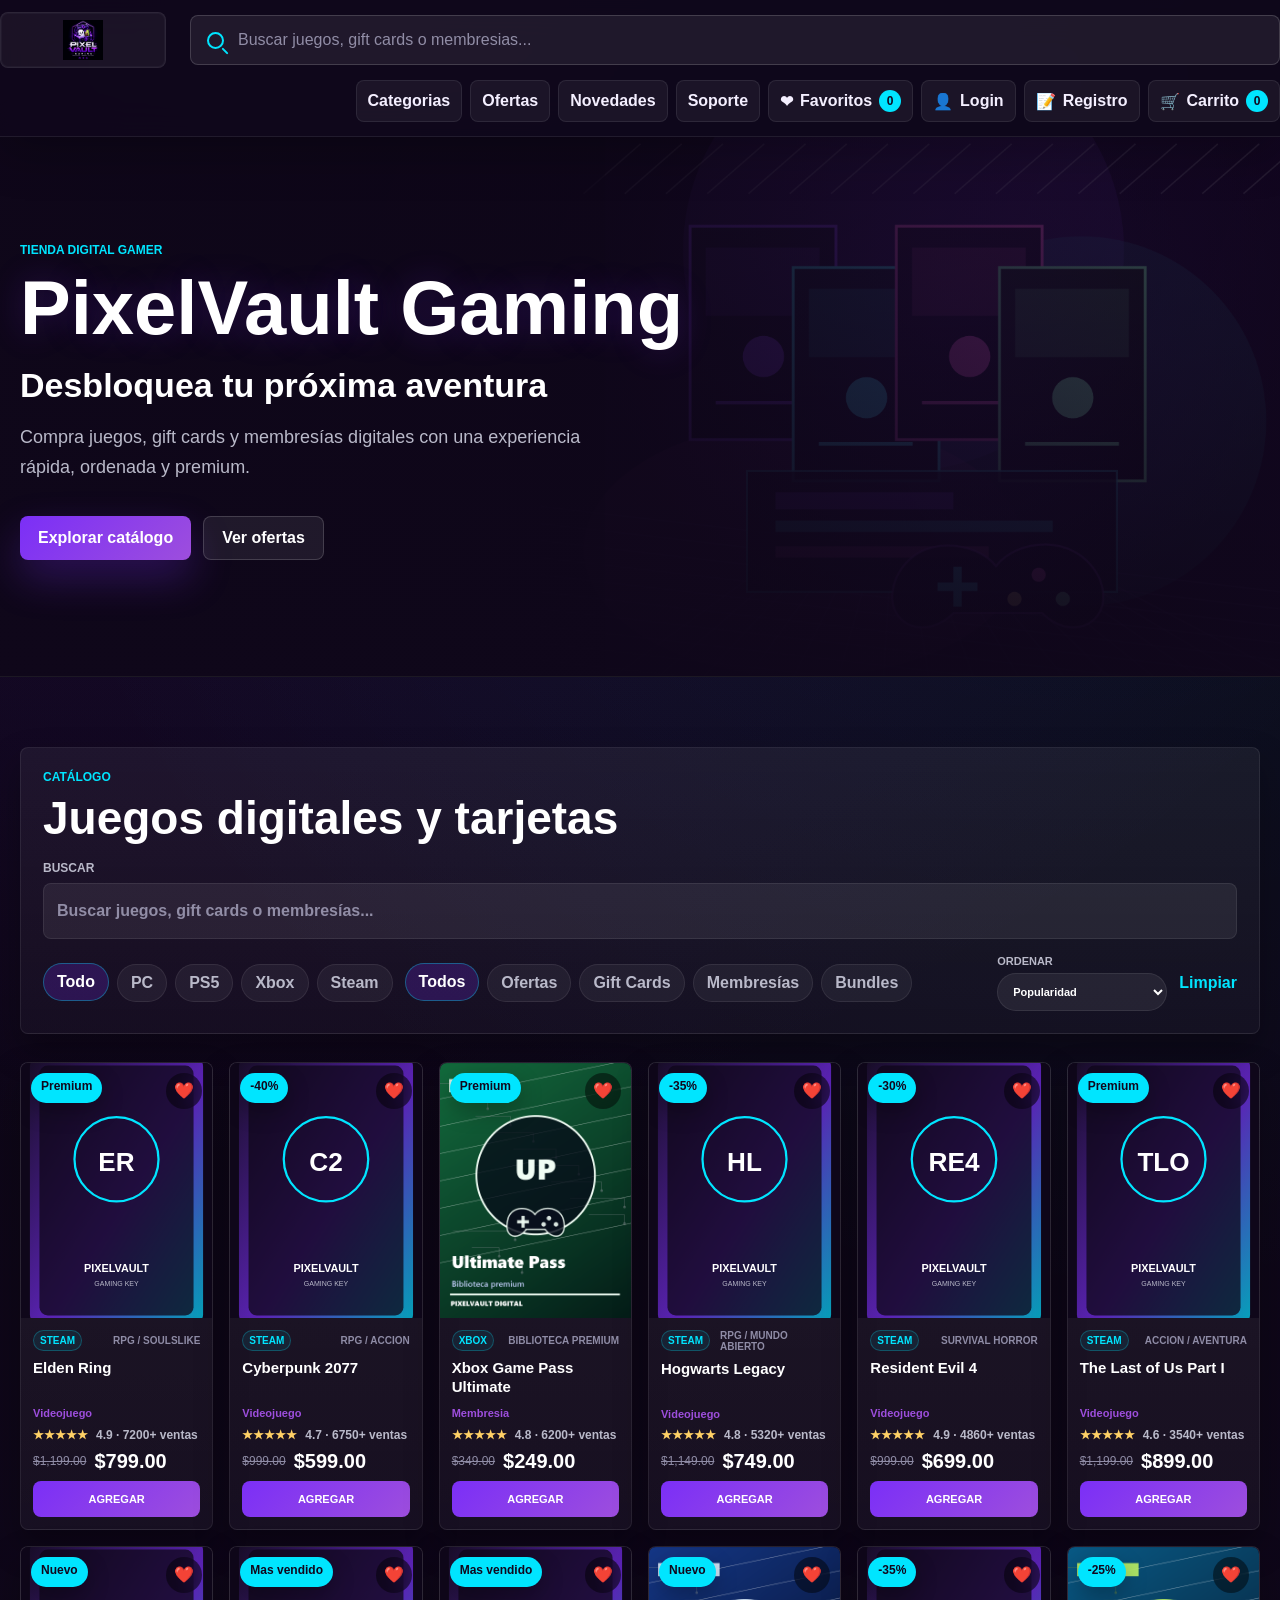
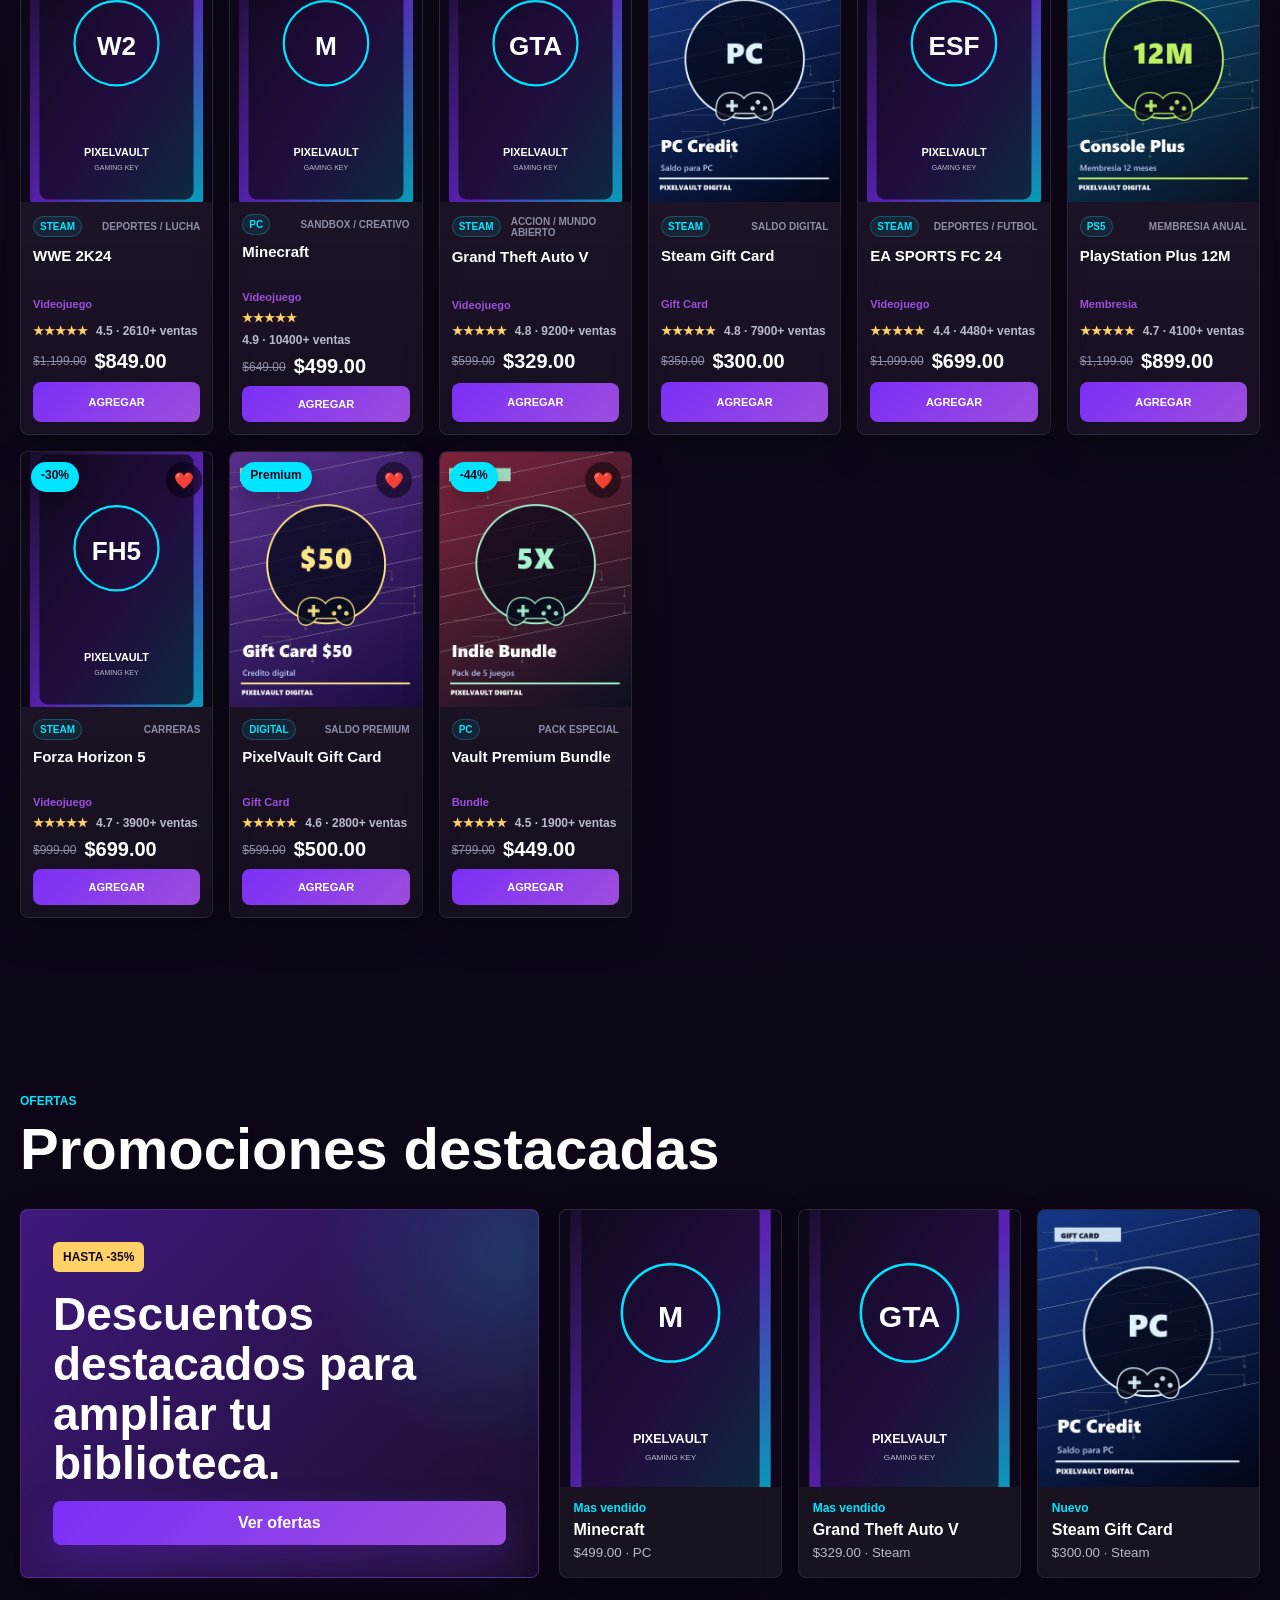
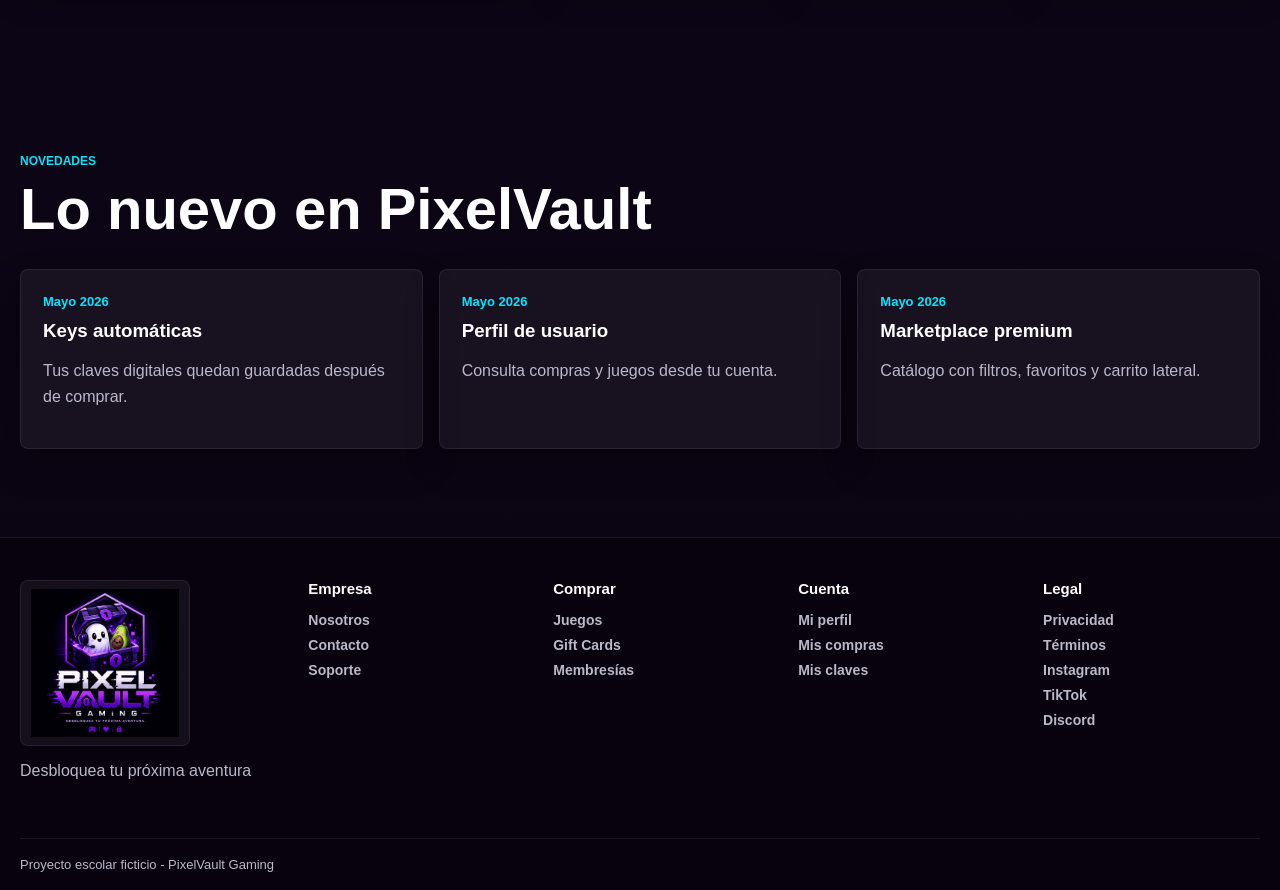
<file: index.html>
<!DOCTYPE html>
<html lang="es">
<head>
  <meta charset="UTF-8">
  <meta name="viewport" content="width=device-width, initial-scale=1.0">
  <title>PixelVault Gaming | Tienda gamer premium</title>
  <meta name="description" content="PixelVault Gaming: tienda virtual gamer de videojuegos digitales, gift cards y membresias premium.">
  <link rel="stylesheet" href="css/styles.css">
</head>
<body data-page="home">
  <div id="siteHeader"></div>

  <main>
    <section class="hero-section" id="inicio">
      <img class="hero-image" src="assets/images/brand/hero-banner.png" alt="Escena gamer premium de PixelVault Gaming">
      <div class="hero-overlay"></div>
      <div class="hero-shell">
        <div class="hero-content">
          <p class="eyebrow">Tienda digital gamer</p>
          <h1>PixelVault Gaming</h1>
          <p class="hero-slogan">Desbloquea tu pr&oacute;xima aventura</p>
          <p class="hero-copy">Compra juegos, gift cards y membres&iacute;as digitales con una experiencia r&aacute;pida, ordenada y premium.</p>
          <div class="hero-actions">
            <a class="primary-button" href="#catalogo">Explorar cat&aacute;logo</a>
            <a class="ghost-button" href="#ofertas">Ver ofertas</a>
          </div>
        </div>
      </div>
    </section>

    <section class="section-band catalog-band" id="catalogo" aria-labelledby="catalogTitle">
      <div class="catalog-console">
        <div class="section-heading catalog-heading">
          <div>
            <p class="eyebrow">Cat&aacute;logo</p>
            <h2 id="catalogTitle">Juegos digitales y tarjetas</h2>
          </div>
        </div>

        <label class="search-box catalog-search">
          <span>Buscar</span>
          <input id="productSearch" type="search" placeholder="Buscar juegos, gift cards o membres&iacute;as...">
        </label>

        <div class="filter-toolbar" aria-label="Filtros de productos">
          <div class="chip-group" aria-label="Plataforma">
            <button type="button" class="filter-chip active" data-platform-chip="all">Todo</button>
            <button type="button" class="filter-chip" data-platform-chip="PC">PC</button>
            <button type="button" class="filter-chip" data-platform-chip="PS5">PS5</button>
            <button type="button" class="filter-chip" data-platform-chip="Xbox">Xbox</button>
            <button type="button" class="filter-chip" data-platform-chip="Steam">Steam</button>
          </div>

          <div class="chip-group" aria-label="Categor&iacute;a">
            <button type="button" class="filter-chip active" data-category-chip="all">Todos</button>
            <button type="button" class="filter-chip" data-category-chip="ofertas">Ofertas</button>
            <button type="button" class="filter-chip" data-category-chip="gift-cards">Gift Cards</button>
            <button type="button" class="filter-chip" data-category-chip="membresias">Membres&iacute;as</button>
            <button type="button" class="filter-chip" data-category-chip="bundles">Bundles</button>
          </div>

          <label class="sort-control">
            <span>Ordenar</span>
            <select id="sortFilter">
              <option value="featured">Popularidad</option>
              <option value="price-low">Precio menor</option>
              <option value="price-high">Precio mayor</option>
              <option value="rating">Rating</option>
            </select>
          </label>

          <button type="button" class="text-button" data-reset-filters>Limpiar</button>
        </div>
      </div>

      <div class="market-layout">
        <div class="product-grid" id="productGrid" aria-live="polite"></div>
      </div>
    </section>

    <section class="section-band offers-band" id="ofertas" aria-labelledby="offersTitle">
      <div class="section-heading">
        <p class="eyebrow">Ofertas</p>
        <h2 id="offersTitle">Promociones destacadas</h2>
      </div>
      <div class="promo-layout">
        <article class="promo-panel">
          <span class="promo-label">Hasta -35%</span>
          <h3>Descuentos destacados para ampliar tu biblioteca.</h3>
          <a class="primary-button" href="#catalogo" data-show-offers>Ver ofertas</a>
        </article>
        <div class="offer-strip" id="offerStrip"></div>
      </div>
    </section>

    <section class="section-band" id="novedades" aria-labelledby="newsTitle">
      <div class="section-heading">
        <p class="eyebrow">Novedades</p>
        <h2 id="newsTitle">Lo nuevo en PixelVault</h2>
      </div>
      <div class="news-grid" id="newsGrid"></div>
    </section>
  </main>

  <div id="cartMount"></div>
  <div id="siteFooter"></div>
  <script src="js/app.js"></script>
</body>
</html>
</file>
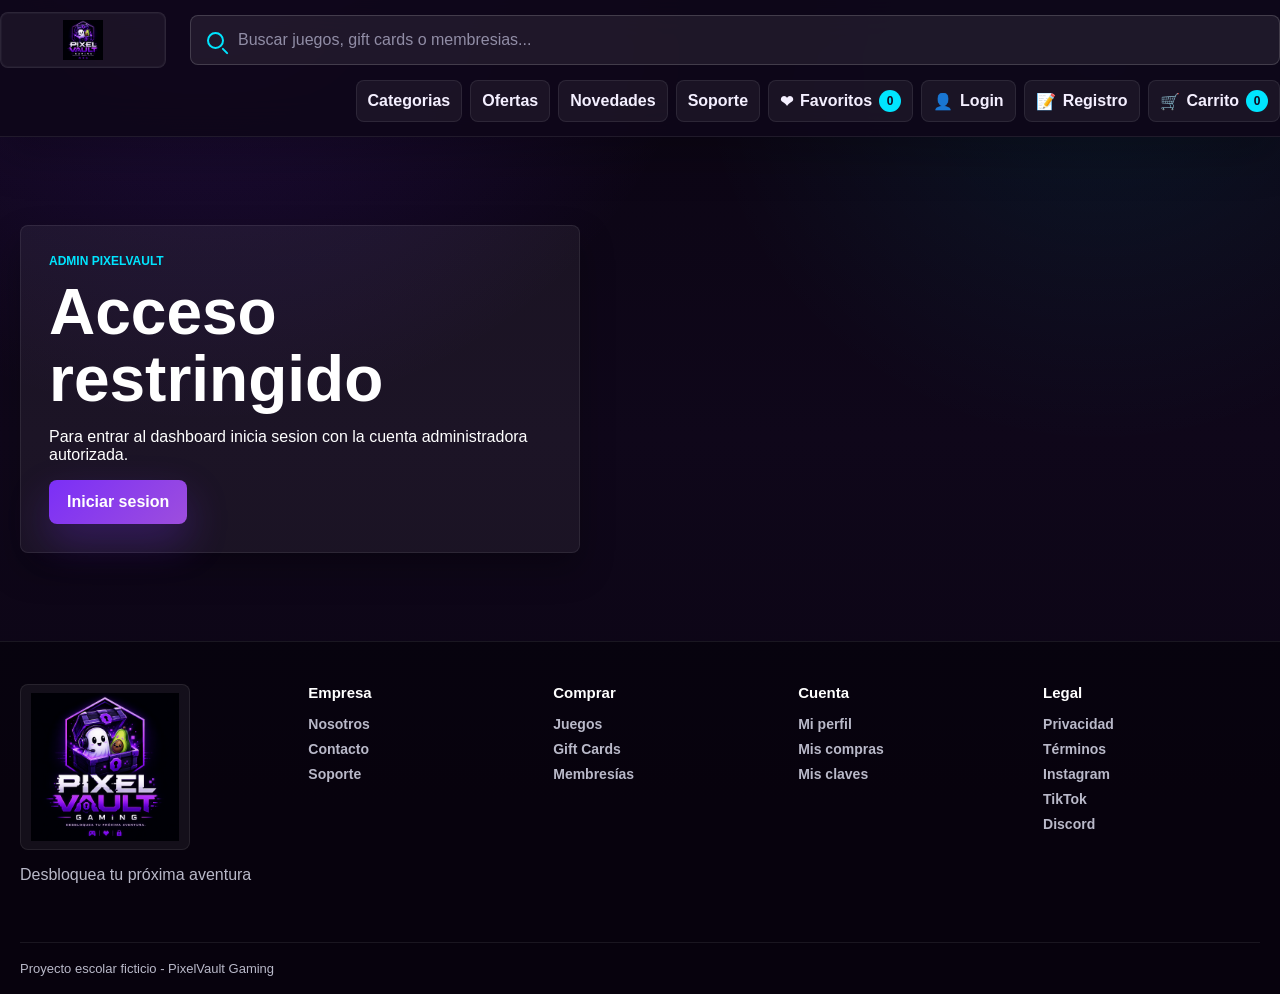
<file: admin.html>
<!DOCTYPE html>
<html lang="es">
<head>
  <meta charset="UTF-8">
  <meta name="viewport" content="width=device-width, initial-scale=1.0">
  <title>Admin | PixelVault Gaming</title>
  <meta name="description" content="Panel administrador de PixelVault Gaming.">
  <link rel="stylesheet" href="css/styles.css">
</head>
<body data-page="admin">
  <div id="siteHeader"></div>
  <main class="admin-page">
    <section class="section-band">
      <div id="adminRoot" aria-live="polite"></div>
    </section>
  </main>
  <div id="cartMount"></div>
  <div id="siteFooter"></div>
  <script src="js/app.js"></script>
</body>
</html>
</file>
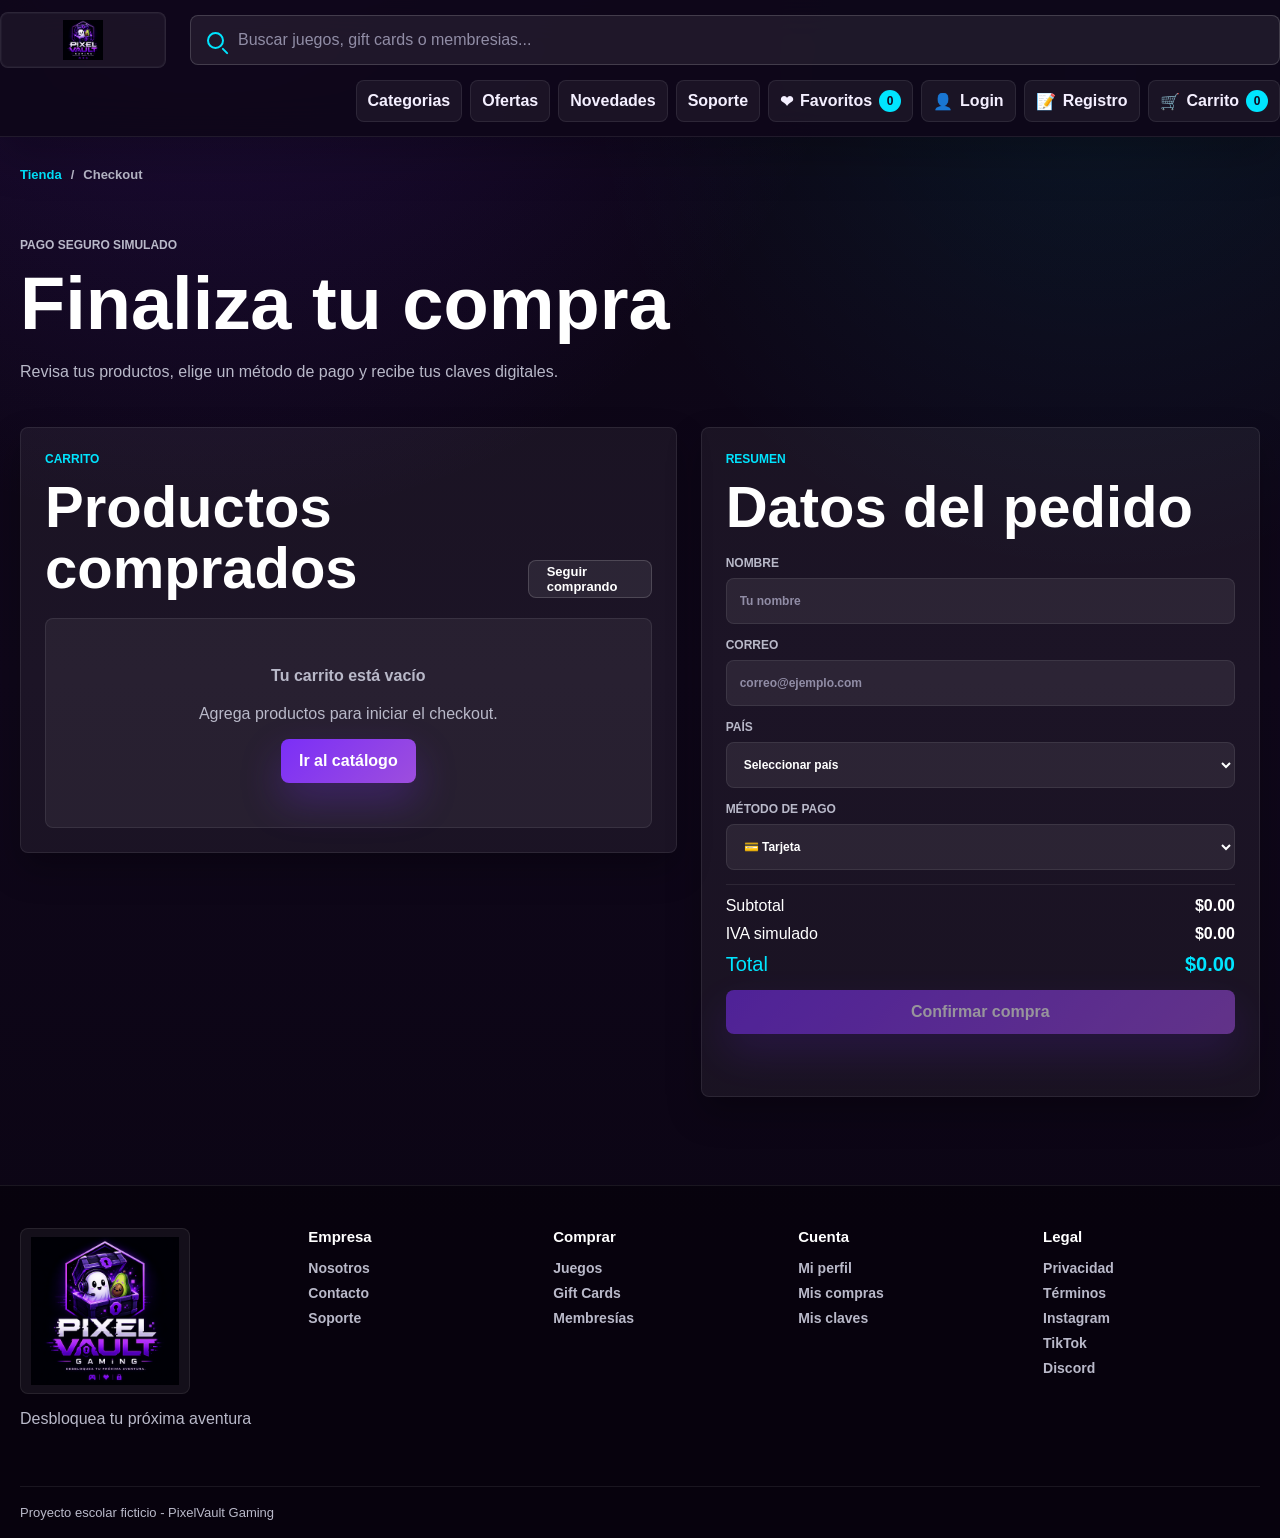
<file: checkout.html>
<!DOCTYPE html>
<html lang="es">
<head>
  <meta charset="UTF-8">
  <meta name="viewport" content="width=device-width, initial-scale=1.0">
  <title>Checkout | PixelVault Gaming</title>
  <meta name="description" content="Checkout profesional simulado de PixelVault Gaming.">
  <link rel="stylesheet" href="css/styles.css">
</head>
<body data-page="checkout">
  <div id="siteHeader"></div>

  <main class="checkout-page">
    <nav class="breadcrumb" aria-label="Ruta de navegacion">
      <a href="index.html#catalogo">Tienda</a>
      <span>/</span>
      <span>Checkout</span>
    </nav>

    <section class="checkout-hero">
      <p class="eyebrow">Pago seguro simulado</p>
      <h1>Finaliza tu compra</h1>
      <p>Revisa tus productos, elige un m&eacute;todo de pago y recibe tus claves digitales.</p>
    </section>

    <section class="checkout-layout" aria-label="Resumen de compra">
      <div class="checkout-card">
        <div class="checkout-card-header">
          <div>
            <p class="eyebrow">Carrito</p>
            <h2>Productos comprados</h2>
          </div>
          <a class="ghost-button small-button" href="index.html#catalogo">Seguir comprando</a>
        </div>
        <div class="checkout-items" id="checkoutItems"></div>
      </div>

      <aside class="checkout-card summary-card">
        <p class="eyebrow">Resumen</p>
        <h2>Datos del pedido</h2>
        <form id="checkoutForm" class="checkout-form">
          <label>
            Nombre
            <input name="customerName" type="text" placeholder="Tu nombre" required>
          </label>
          <label>
            Correo
            <input name="customerEmail" type="email" placeholder="correo@ejemplo.com" required>
          </label>
          <label>
            Pa&iacute;s
            <select name="country" required>
              <option value="">Seleccionar pa&iacute;s</option>
              <option value="Mexico">M&eacute;xico</option>
              <option value="Colombia">Colombia</option>
              <option value="Argentina">Argentina</option>
              <option value="Chile">Chile</option>
              <option value="Peru">Per&uacute;</option>
            </select>
          </label>
          <label>
            M&eacute;todo de pago
            <select name="paymentMethod" required>
              <option value="Tarjeta">💳 Tarjeta</option>
              <option value="Transferencia">🏦 Transferencia</option>
              <option value="Vault Wallet">🎮 Vault Wallet</option>
              <option value="PayPal simulado">🟣 PayPal simulado</option>
            </select>
          </label>

          <div class="checkout-total">
            <div>
              <span>Subtotal</span>
              <strong id="checkoutSubtotal">$0.00</strong>
            </div>
            <div>
              <span>IVA simulado</span>
              <strong id="checkoutTax">$0.00</strong>
            </div>
            <div class="summary-total">
              <span>Total</span>
              <strong id="checkoutTotal">$0.00</strong>
            </div>
          </div>

          <button class="primary-button checkout-confirm" type="submit" data-confirm-order>Confirmar compra</button>
          <p class="form-status" id="checkoutStatus" role="status"></p>
        </form>
      </aside>
    </section>
  </main>

  <div id="cartMount"></div>
  <div id="siteFooter"></div>
  <script src="js/app.js"></script>
</body>
</html>
</file>
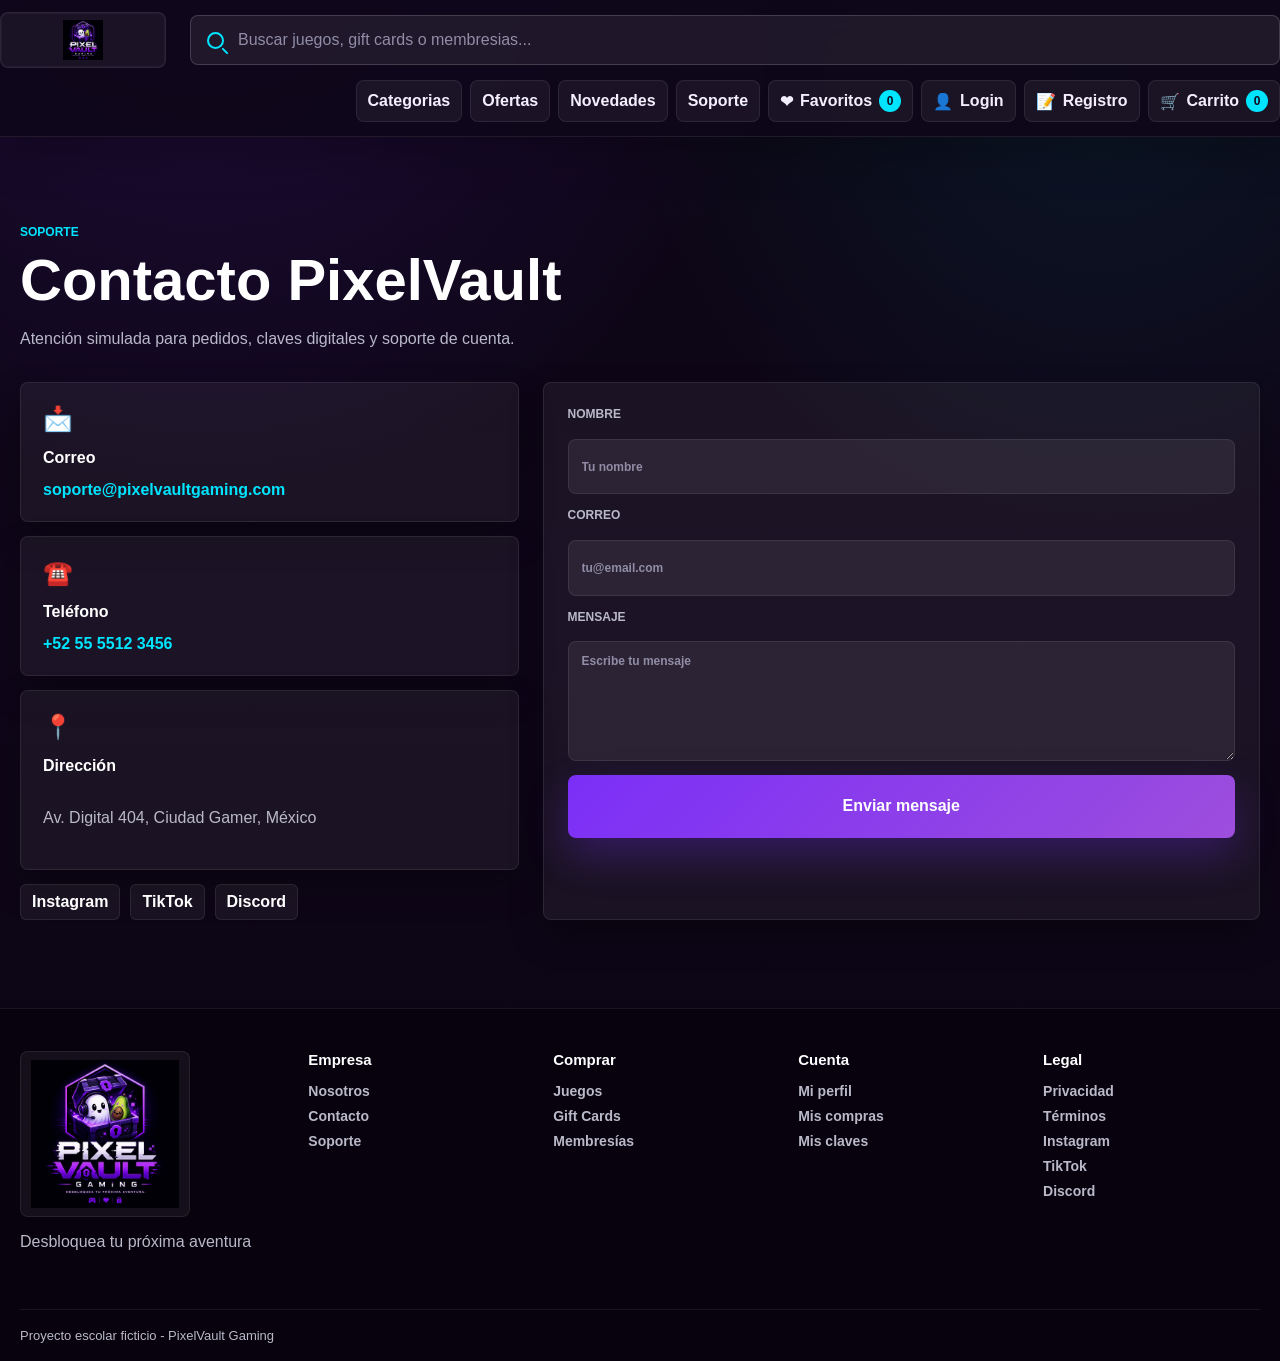
<file: contact.html>
<!DOCTYPE html>
<html lang="es">
<head>
  <meta charset="UTF-8">
  <meta name="viewport" content="width=device-width, initial-scale=1.0">
  <title>Contacto | PixelVault Gaming</title>
  <meta name="description" content="Contacto y soporte de PixelVault Gaming.">
  <link rel="stylesheet" href="css/styles.css">
</head>
<body data-page="contact">
  <div id="siteHeader"></div>
  <main class="contact-page">
    <section class="section-band">
      <div class="section-heading">
        <p class="eyebrow">Soporte</p>
        <h1>Contacto PixelVault</h1>
        <p>Atenci&oacute;n simulada para pedidos, claves digitales y soporte de cuenta.</p>
      </div>
      <div class="contact-layout">
        <aside class="contact-info">
          <article>
            <span>📩</span>
            <strong>Correo</strong>
            <a href="mailto:soporte@pixelvaultgaming.com">soporte@pixelvaultgaming.com</a>
          </article>
          <article>
            <span>☎️</span>
            <strong>Tel&eacute;fono</strong>
            <a href="tel:+525555123456">+52 55 5512 3456</a>
          </article>
          <article>
            <span>📍</span>
            <strong>Direcci&oacute;n</strong>
            <p>Av. Digital 404, Ciudad Gamer, M&eacute;xico</p>
          </article>
          <div class="social-row">
            <a href="#">Instagram</a>
            <a href="#">TikTok</a>
            <a href="#">Discord</a>
          </div>
        </aside>
        <form class="contact-form" id="contactForm">
          <label>
            Nombre
            <input type="text" name="name" placeholder="Tu nombre" required>
          </label>
          <label>
            Correo
            <input type="email" name="email" placeholder="tu@email.com" required>
          </label>
          <label>
            Mensaje
            <textarea name="message" rows="6" placeholder="Escribe tu mensaje" required></textarea>
          </label>
          <button class="primary-button" type="submit">Enviar mensaje</button>
          <p class="form-status" id="formStatus" role="status"></p>
        </form>
      </div>
    </section>
  </main>
  <div id="cartMount"></div>
  <div id="siteFooter"></div>
  <script src="js/app.js"></script>
</body>
</html>
</file>
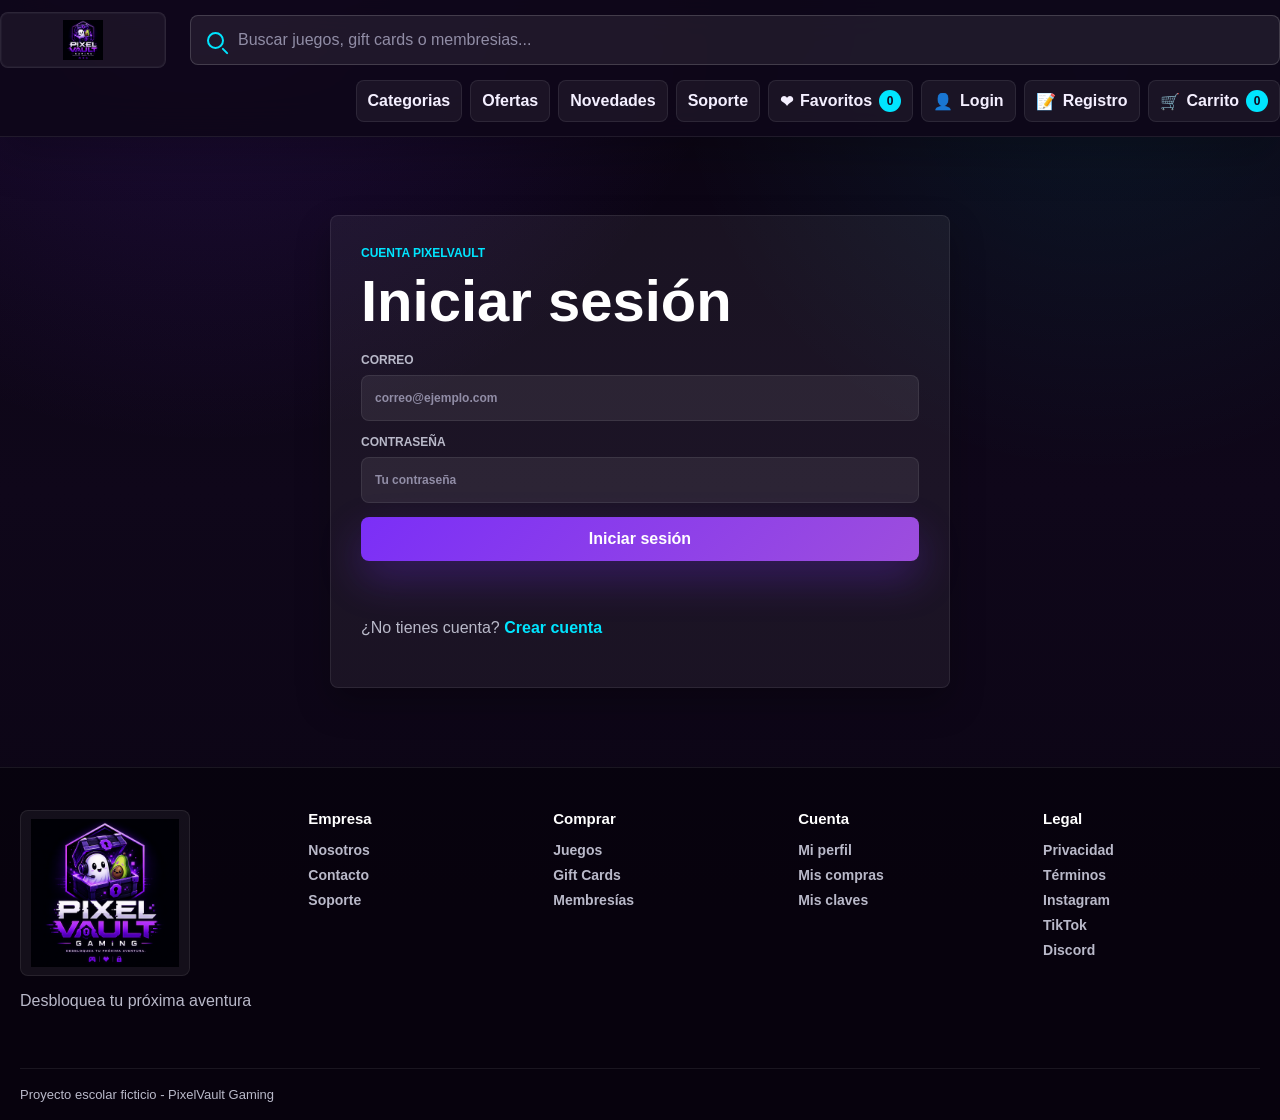
<file: login.html>
<!DOCTYPE html>
<html lang="es">
<head>
  <meta charset="UTF-8">
  <meta name="viewport" content="width=device-width, initial-scale=1.0">
  <title>Iniciar sesi&oacute;n | PixelVault Gaming</title>
  <meta name="description" content="Inicia sesion en PixelVault Gaming.">
  <link rel="stylesheet" href="css/styles.css">
</head>
<body data-page="login">
  <div id="siteHeader"></div>
  <main class="auth-page">
    <section class="auth-card">
      <p class="eyebrow">Cuenta PixelVault</p>
      <h1>Iniciar sesi&oacute;n</h1>
      <form id="loginForm" class="auth-form">
        <label>
          Correo
          <input name="email" type="email" placeholder="correo@ejemplo.com" required>
        </label>
        <label>
          Contrase&ntilde;a
          <input name="password" type="password" placeholder="Tu contrase&ntilde;a" required>
        </label>
        <button class="primary-button" type="submit">Iniciar sesi&oacute;n</button>
        <p class="form-status" id="loginStatus" role="status"></p>
      </form>
      <p class="auth-switch">&iquest;No tienes cuenta? <a href="register.html">Crear cuenta</a></p>
    </section>
  </main>
  <div id="cartMount"></div>
  <div id="siteFooter"></div>
  <script src="js/app.js"></script>
</body>
</html>
</file>
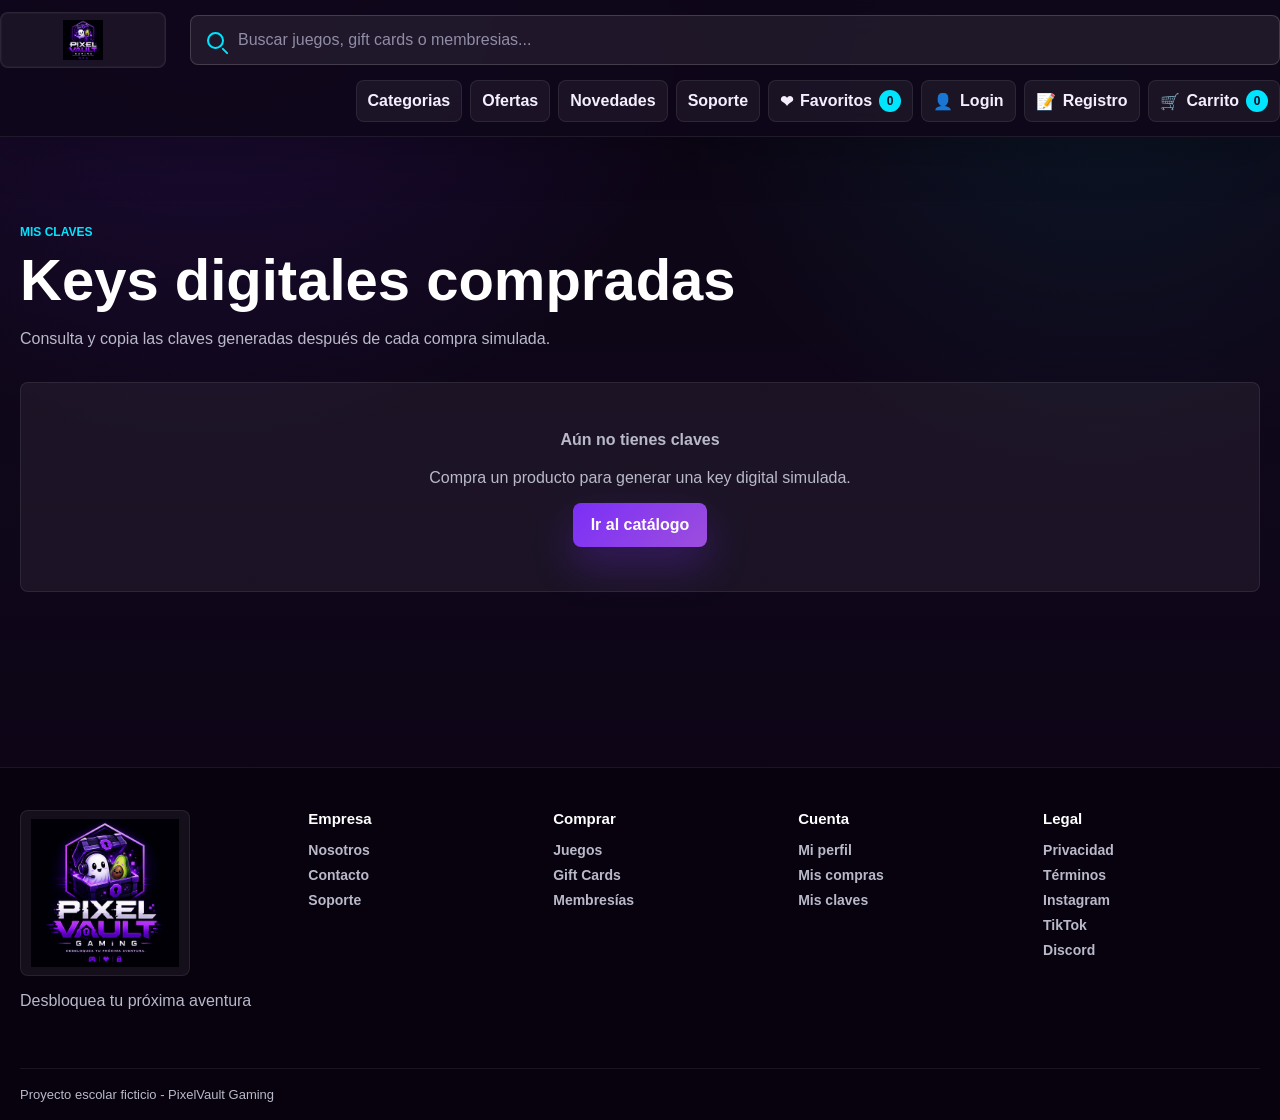
<file: my-keys.html>
<!DOCTYPE html>
<html lang="es">
<head>
  <meta charset="UTF-8">
  <meta name="viewport" content="width=device-width, initial-scale=1.0">
  <title>Mis claves | PixelVault Gaming</title>
  <meta name="description" content="Consulta tus claves digitales compradas en PixelVault Gaming.">
  <link rel="stylesheet" href="css/styles.css">
</head>
<body data-page="keys">
  <div id="siteHeader"></div>
  <main class="account-page">
    <section class="section-band">
      <div class="section-heading">
        <p class="eyebrow">Mis claves</p>
        <h1>Keys digitales compradas</h1>
        <p>Consulta y copia las claves generadas despu&eacute;s de cada compra simulada.</p>
      </div>
      <div class="key-grid" id="keysGrid" aria-live="polite"></div>
    </section>
  </main>
  <div id="cartMount"></div>
  <div id="siteFooter"></div>
  <script src="js/app.js"></script>
</body>
</html>
</file>
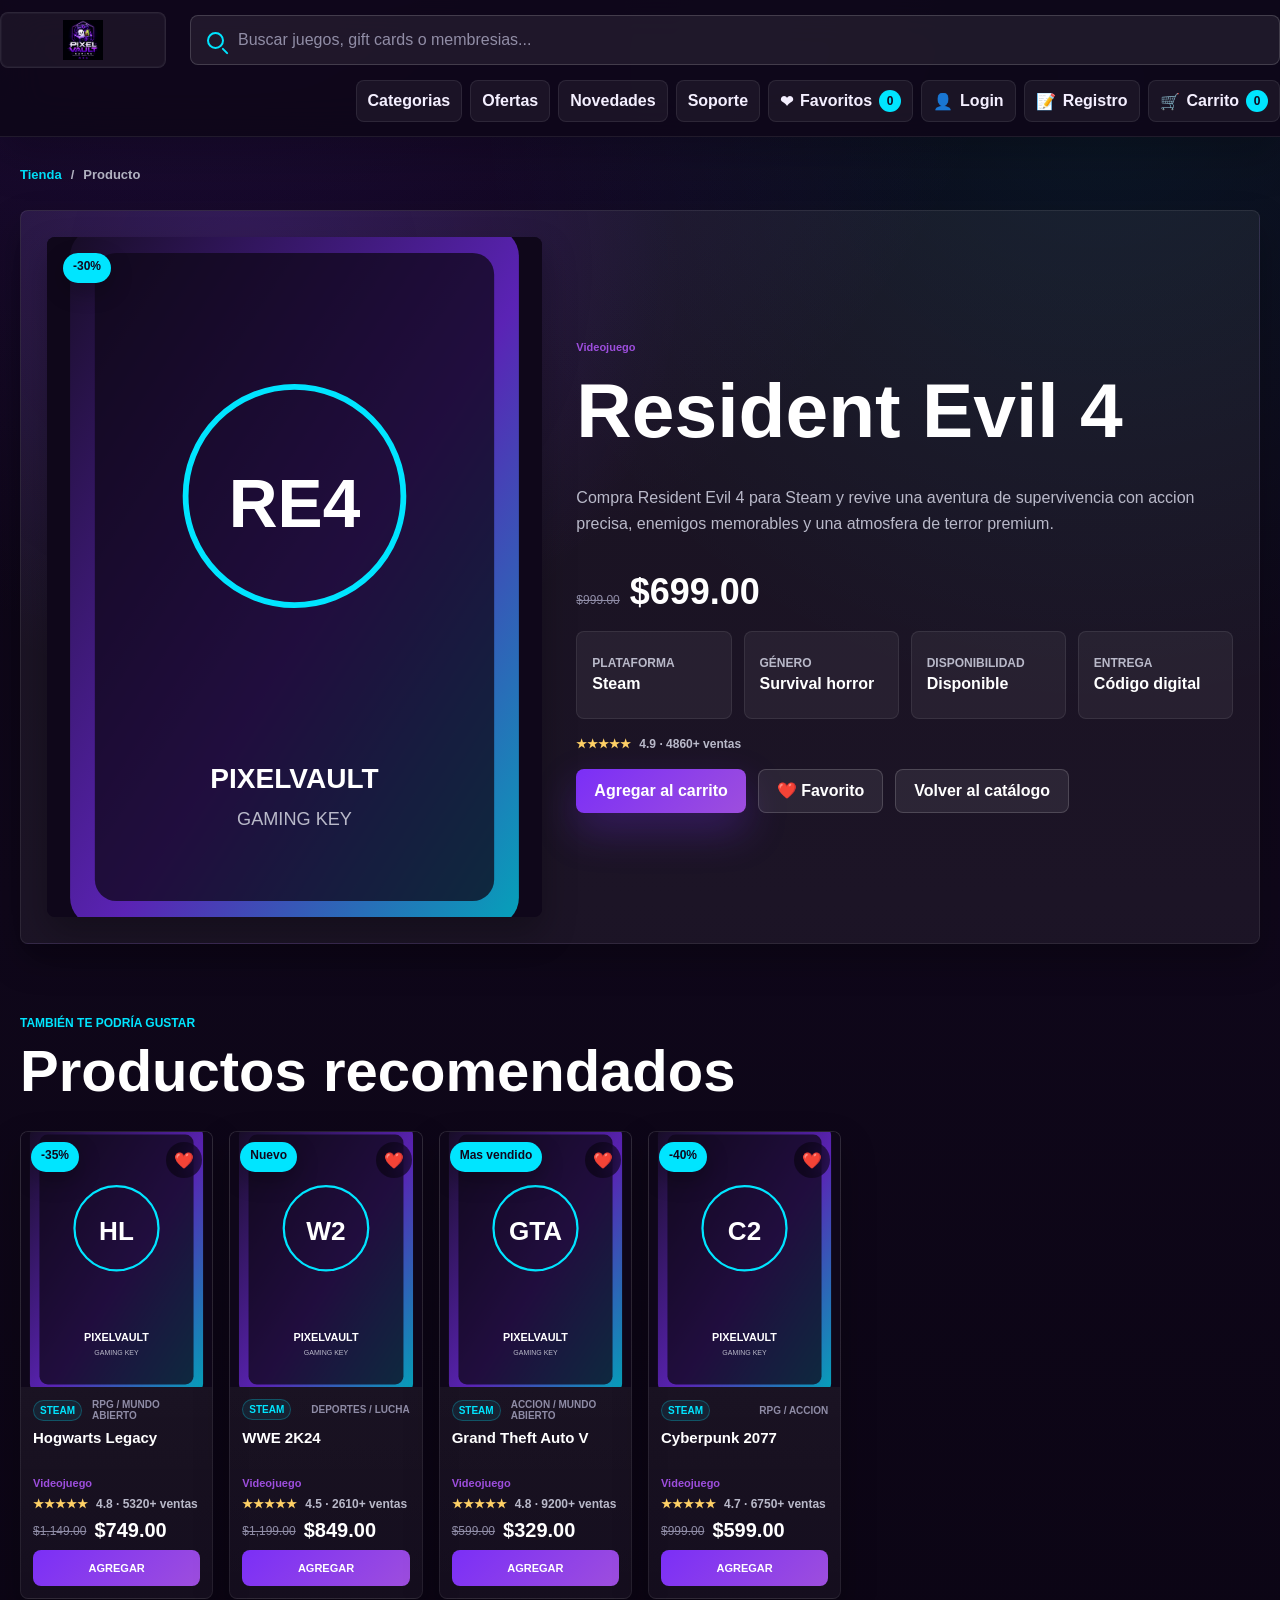
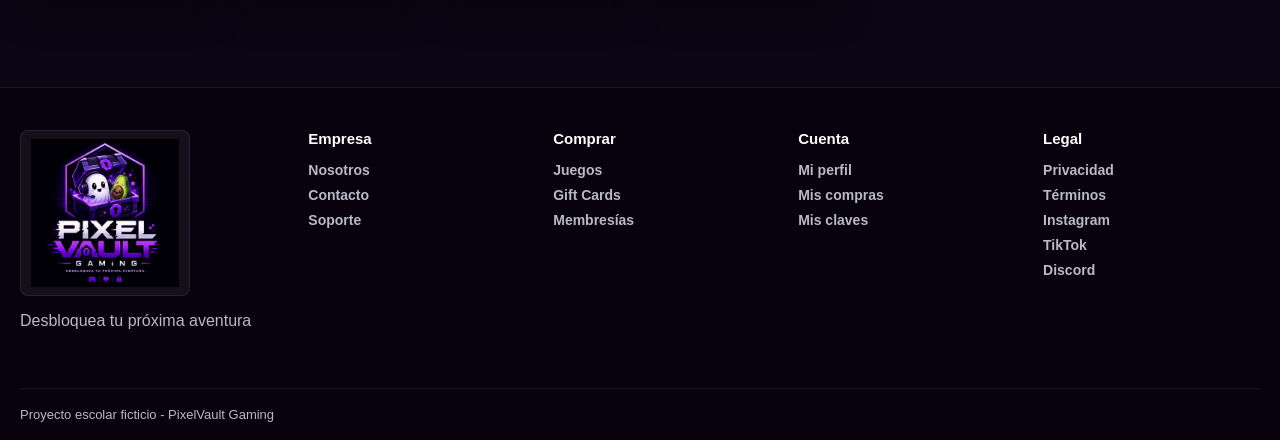
<file: producto.html>
<!DOCTYPE html>
<html lang="es">
<head>
  <meta charset="UTF-8">
  <meta name="viewport" content="width=device-width, initial-scale=1.0">
  <title>Producto | PixelVault Gaming</title>
  <meta name="description" content="Ficha individual de producto en PixelVault Gaming.">
  <link rel="stylesheet" href="css/styles.css">
</head>
<body data-page="product">
  <div id="siteHeader"></div>

  <main class="detail-page">
    <nav class="breadcrumb" aria-label="Ruta de navegacion">
      <a href="index.html#catalogo">Tienda</a>
      <span>/</span>
      <span>Producto</span>
    </nav>

    <section id="productDetail" aria-live="polite"></section>

    <section class="section-band related-band" aria-labelledby="relatedTitle">
      <div class="section-heading">
        <p class="eyebrow">Tambi&eacute;n te podr&iacute;a gustar</p>
        <h2 id="relatedTitle">Productos recomendados</h2>
      </div>
      <div class="product-grid related-grid" id="relatedProducts"></div>
    </section>
  </main>

  <div id="cartMount"></div>
  <div id="siteFooter"></div>
  <script src="js/app.js"></script>
</body>
</html>
</file>
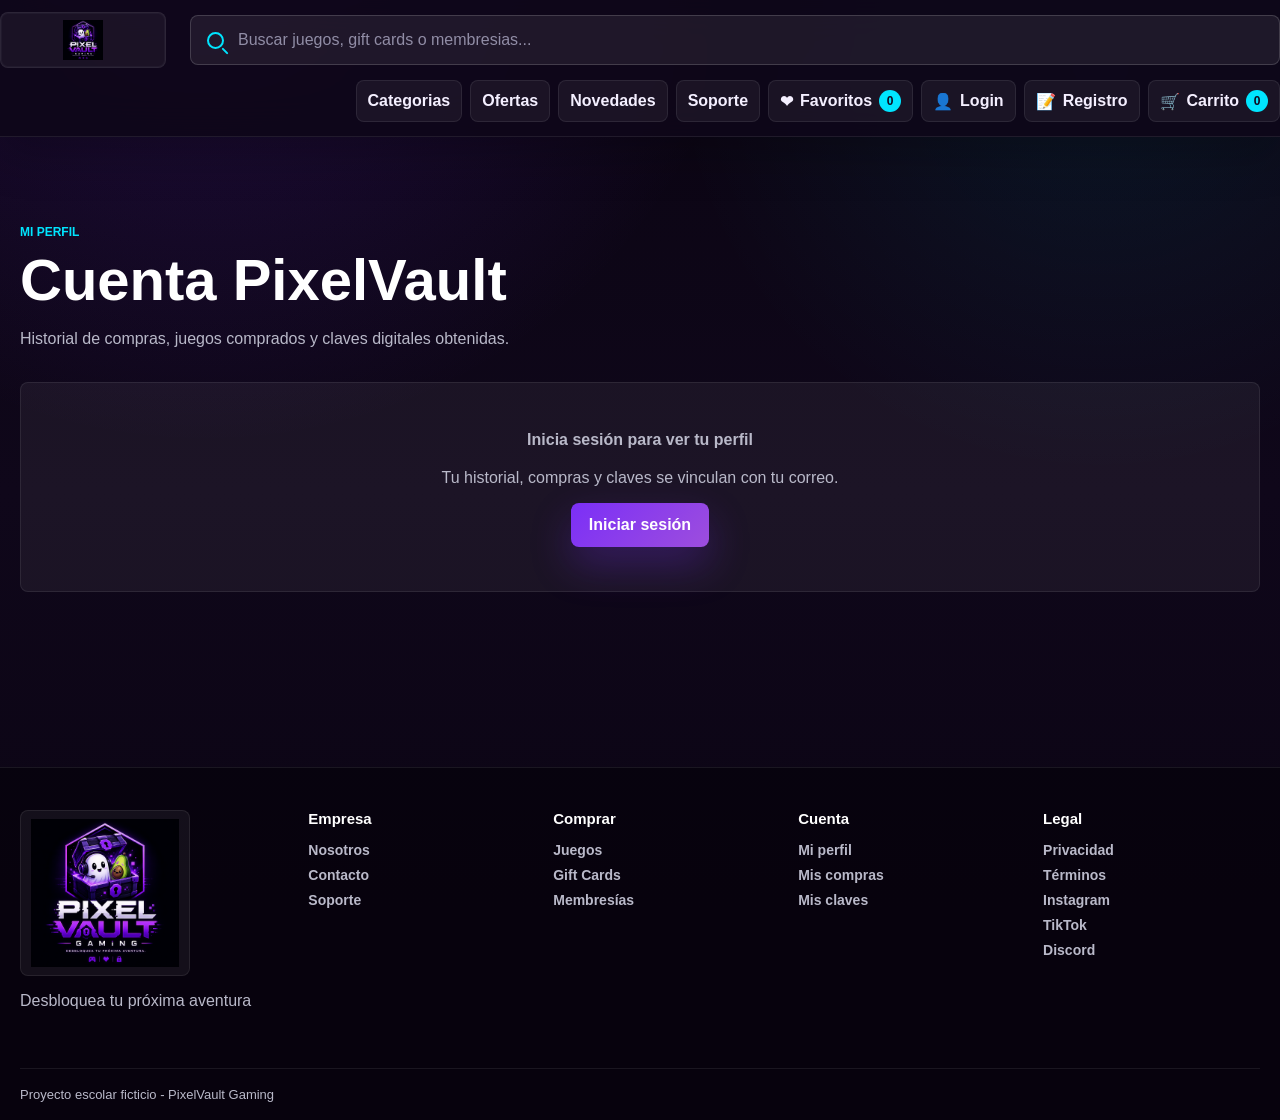
<file: profile.html>
<!DOCTYPE html>
<html lang="es">
<head>
  <meta charset="UTF-8">
  <meta name="viewport" content="width=device-width, initial-scale=1.0">
  <title>Mi perfil | PixelVault Gaming</title>
  <meta name="description" content="Perfil de usuario, historial de compras y claves de PixelVault Gaming.">
  <link rel="stylesheet" href="css/styles.css">
</head>
<body data-page="profile">
  <div id="siteHeader"></div>
  <main class="account-page">
    <section class="section-band">
      <div class="section-heading">
        <p class="eyebrow">Mi perfil</p>
        <h1>Cuenta PixelVault</h1>
        <p>Historial de compras, juegos comprados y claves digitales obtenidas.</p>
      </div>
      <div id="profilePanel" aria-live="polite"></div>
    </section>
  </main>
  <div id="cartMount"></div>
  <div id="siteFooter"></div>
  <script src="js/app.js"></script>
</body>
</html>
</file>
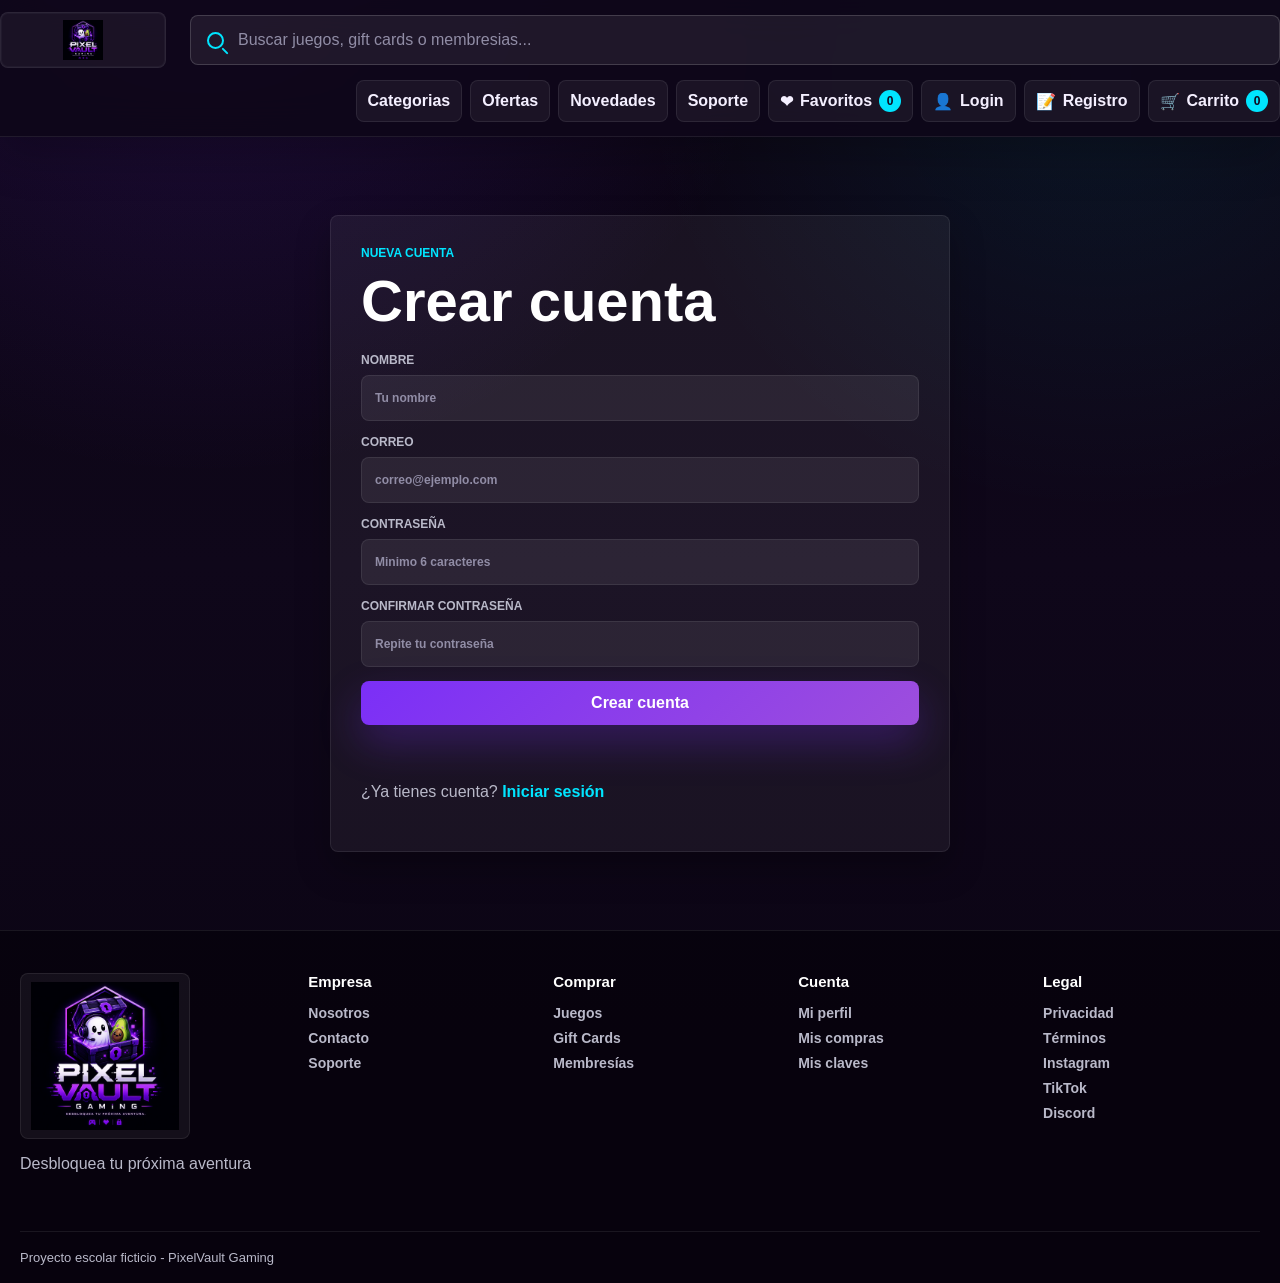
<file: register.html>
<!DOCTYPE html>
<html lang="es">
<head>
  <meta charset="UTF-8">
  <meta name="viewport" content="width=device-width, initial-scale=1.0">
  <title>Crear cuenta | PixelVault Gaming</title>
  <meta name="description" content="Crea una cuenta en PixelVault Gaming.">
  <link rel="stylesheet" href="css/styles.css">
</head>
<body data-page="register">
  <div id="siteHeader"></div>
  <main class="auth-page">
    <section class="auth-card">
      <p class="eyebrow">Nueva cuenta</p>
      <h1>Crear cuenta</h1>
      <form id="registerForm" class="auth-form">
        <label>
          Nombre
          <input name="name" type="text" placeholder="Tu nombre" required>
        </label>
        <label>
          Correo
          <input name="email" type="email" placeholder="correo@ejemplo.com" required>
        </label>
        <label>
          Contrase&ntilde;a
          <input name="password" type="password" placeholder="Minimo 6 caracteres" required>
        </label>
        <label>
          Confirmar contrase&ntilde;a
          <input name="confirmPassword" type="password" placeholder="Repite tu contrase&ntilde;a" required>
        </label>
        <button class="primary-button" type="submit">Crear cuenta</button>
        <p class="form-status" id="registerStatus" role="status"></p>
      </form>
      <p class="auth-switch">&iquest;Ya tienes cuenta? <a href="login.html">Iniciar sesi&oacute;n</a></p>
    </section>
  </main>
  <div id="cartMount"></div>
  <div id="siteFooter"></div>
  <script src="js/app.js"></script>
</body>
</html>
</file>
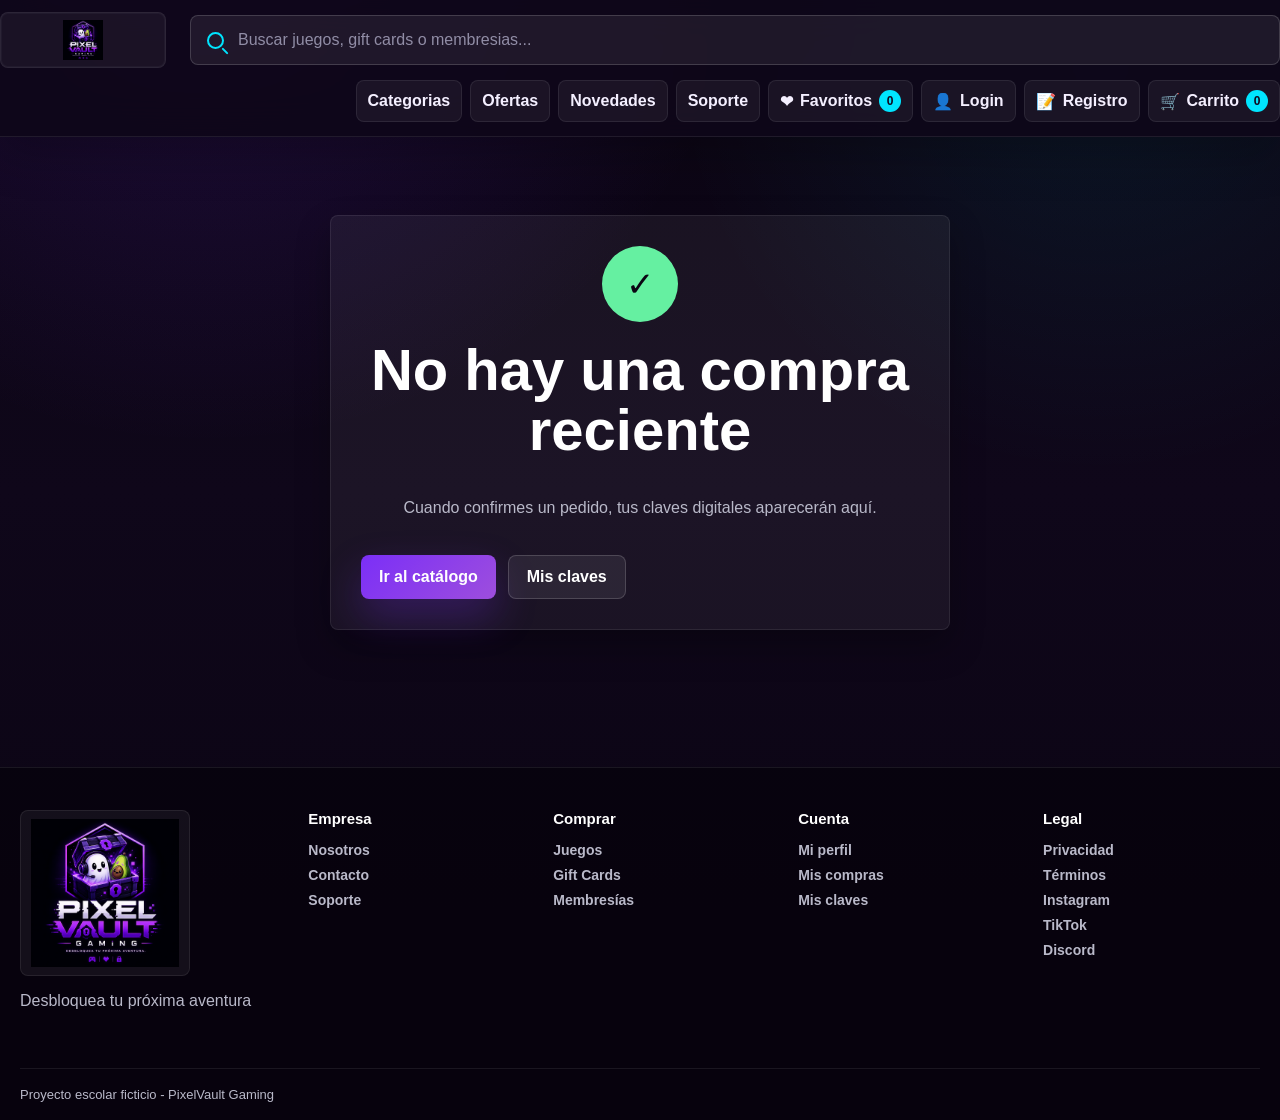
<file: success.html>
<!DOCTYPE html>
<html lang="es">
<head>
  <meta charset="UTF-8">
  <meta name="viewport" content="width=device-width, initial-scale=1.0">
  <title>Compra exitosa | PixelVault Gaming</title>
  <meta name="description" content="Compra realizada con exito y claves digitales generadas.">
  <link rel="stylesheet" href="css/styles.css">
</head>
<body data-page="success">
  <div id="siteHeader"></div>
  <main class="success-page">
    <section class="success-panel" id="successPanel" aria-live="polite"></section>
  </main>
  <div id="cartMount"></div>
  <div id="siteFooter"></div>
  <script src="js/app.js"></script>
</body>
</html>
</file>
<file: css/styles.css>
:root {
  --bg: #0f071a;
  --bg-2: #1b102b;
  --bg-3: #241636;
  --panel: rgba(27, 16, 43, 0.92);
  --panel-2: rgba(255, 255, 255, 0.055);
  --panel-3: rgba(255, 255, 255, 0.085);
  --ink: #ffffff;
  --muted: #b9b9c9;
  --muted-2: #8f8ca6;
  --line: rgba(255, 255, 255, 0.08);
  --line-strong: rgba(255, 255, 255, 0.16);
  --purple: #7b2ff7;
  --purple-hover: #9d4edd;
  --cyan: #00e5ff;
  --green: #65f0a1;
  --yellow: #ffd166;
  --red: #ff5f7e;
  --glow: rgba(123, 47, 247, 0.3);
  --shadow-sm: 0 16px 34px rgba(0, 0, 0, 0.28);
  --shadow-md: 0 28px 70px rgba(0, 0, 0, 0.42);
  --radius: 8px;
  --content: 1240px;
}

* {
  box-sizing: border-box;
}

html {
  scroll-behavior: smooth;
}

body {
  margin: 0;
  min-height: 100vh;
  color: var(--ink);
  font-family: "Segoe UI", Inter, Arial, sans-serif;
  background:
    radial-gradient(circle at 16% -10%, rgba(123, 47, 247, 0.2), transparent 34%),
    radial-gradient(circle at 86% 4%, rgba(0, 229, 255, 0.08), transparent 28%),
    linear-gradient(180deg, #0b0513 0%, var(--bg) 44%, #0a0412 100%);
}

body.cart-open {
  overflow: hidden;
}

a {
  color: inherit;
  text-decoration: none;
}

img {
  display: block;
  max-width: 100%;
}

button,
input,
select,
textarea {
  font: inherit;
}

button,
select {
  cursor: pointer;
}

input,
select,
textarea {
  color: var(--ink);
}

::selection {
  color: #fff;
  background: var(--purple);
}

.visually-hidden {
  position: absolute;
  width: 1px;
  height: 1px;
  padding: 0;
  overflow: hidden;
  clip: rect(0, 0, 0, 0);
  white-space: nowrap;
  border: 0;
}

.site-header {
  position: sticky;
  top: 0;
  z-index: 80;
  border-bottom: 1px solid var(--line);
  background: rgba(15, 7, 26, 0.92);
  backdrop-filter: blur(20px);
  box-shadow: 0 18px 42px rgba(0, 0, 0, 0.22);
}

.user-menu {
  position: relative;
}

.user-dropdown,
.nav-dropdown-panel {
  position: absolute;
  right: 0;
  top: calc(100% + 10px);
  min-width: 210px;
  padding: 8px;
  display: none;
  border: 1px solid var(--line);
  border-radius: var(--radius);
  background: #160c24;
  box-shadow: var(--shadow-md);
}

.user-menu.open .user-dropdown,
.nav-dropdown.open .nav-dropdown-panel {
  display: grid;
  gap: 4px;
}

.user-dropdown a,
.user-dropdown button,
.nav-dropdown-panel a {
  min-height: 38px;
  padding: 0 10px;
  display: flex;
  align-items: center;
  border: 0;
  border-radius: 6px;
  color: var(--ink);
  background: transparent;
  font-weight: 800;
  text-align: left;
}

.user-dropdown a:hover,
.user-dropdown button:hover,
.nav-dropdown-panel a:hover {
  background: rgba(123, 47, 247, 0.18);
}

.nav-shell {
  min-height: 124px;
  display: grid;
  grid-template-columns: 172px minmax(320px, 1fr);
  grid-template-areas:
    "brand search"
    "actions actions";
  align-items: center;
  gap: 12px 18px;
  padding: 12px 0;
}

.brand {
  grid-area: brand;
  width: 166px;
  min-height: 52px;
  padding: 7px 10px;
  display: inline-flex;
  align-items: center;
  border: 1px solid var(--line);
  border-radius: var(--radius);
  background: rgba(255, 255, 255, 0.05);
  box-shadow: inset 0 0 0 1px rgba(255, 255, 255, 0.03);
}

.brand img {
  width: 100%;
  max-height: 40px;
  object-fit: contain;
}

.nav-search {
  grid-area: search;
  min-height: 50px;
  display: grid;
  grid-template-columns: auto 1fr;
  align-items: center;
  gap: 12px;
  padding: 0 16px;
  border: 1px solid var(--line-strong);
  border-radius: var(--radius);
  background: rgba(255, 255, 255, 0.07);
  box-shadow: 0 0 0 0 rgba(123, 47, 247, 0);
  transition: border 180ms ease, box-shadow 180ms ease, background 180ms ease;
}

.nav-search:focus-within {
  border-color: rgba(0, 229, 255, 0.65);
  background: rgba(255, 255, 255, 0.09);
  box-shadow: 0 0 0 4px rgba(0, 229, 255, 0.08);
}

.search-icon {
  width: 17px;
  height: 17px;
  position: relative;
  border: 2px solid var(--cyan);
  border-radius: 50%;
}

.search-icon::after {
  content: "";
  position: absolute;
  right: -7px;
  bottom: -5px;
  width: 8px;
  height: 2px;
  border-radius: 99px;
  background: var(--cyan);
  transform: rotate(45deg);
}

.global-search-input {
  width: 100%;
  min-height: 46px;
  border: 0;
  outline: 0;
  background: transparent;
}

.global-search-input::placeholder,
.search-box input::placeholder,
.auth-form input::placeholder,
.contact-form input::placeholder,
.contact-form textarea::placeholder,
.checkout-form input::placeholder {
  color: #918da6;
}

.nav-actions {
  grid-area: actions;
  display: flex;
  align-items: center;
  justify-content: flex-end;
  gap: 8px;
  overflow-x: auto;
  padding-bottom: 2px;
  scrollbar-width: thin;
}

.nav-link,
.icon-button,
.cart-button,
.menu-toggle,
.primary-button,
.ghost-button,
.detail-button,
.add-button,
.text-button,
.close-cart,
.quantity-button,
.remove-button,
.favorite-button,
.copy-button,
.category-tile {
  border: 0;
}

.nav-link,
.icon-button,
.cart-button {
  min-height: 42px;
  padding: 0 11px;
  display: inline-flex;
  align-items: center;
  justify-content: center;
  gap: 7px;
  border: 1px solid var(--line);
  border-radius: var(--radius);
  color: #f4efff;
  background: rgba(255, 255, 255, 0.055);
  font-weight: 900;
  white-space: nowrap;
  transition: transform 180ms ease, border 180ms ease, background 180ms ease, box-shadow 180ms ease;
}

.nav-link:hover,
.icon-button:hover,
.cart-button:hover,
.nav-link:focus-visible,
.icon-button:focus-visible,
.cart-button:focus-visible {
  transform: translateY(-1px);
  border-color: rgba(157, 78, 221, 0.58);
  background: rgba(123, 47, 247, 0.18);
  box-shadow: 0 14px 30px rgba(123, 47, 247, 0.16);
}

.cart-button strong,
.count-pill {
  min-width: 22px;
  min-height: 22px;
  display: grid;
  place-items: center;
  border-radius: 99px;
  color: #11071d;
  background: var(--cyan);
  font-size: 12px;
}

.nav-dropdown {
  position: relative;
}

.menu-toggle {
  display: none;
  width: 44px;
  height: 44px;
  padding: 10px;
  border-radius: var(--radius);
  background: rgba(255, 255, 255, 0.08);
}

.menu-toggle span {
  display: block;
  height: 2px;
  margin: 5px 0;
  background: #fff;
}

.mobile-menu {
  display: none;
  width: min(var(--content), calc(100% - 32px));
  margin: 0 auto 14px;
  padding: 10px;
  border: 1px solid var(--line);
  border-radius: var(--radius);
  background: #160c24;
}

.mobile-menu.open {
  display: grid;
  gap: 6px;
}

.mobile-menu a,
.mobile-menu button {
  min-height: 40px;
  padding: 0 10px;
  display: flex;
  align-items: center;
  border: 0;
  border-radius: 6px;
  color: var(--ink);
  background: transparent;
  font-weight: 800;
}

.hero-section {
  position: relative;
  min-height: 540px;
  display: grid;
  align-items: center;
  overflow: hidden;
  border-bottom: 1px solid var(--line);
  background: #090410;
}

.hero-image,
.hero-overlay {
  position: absolute;
  inset: 0;
  width: 100%;
  height: 100%;
}

.hero-image {
  object-fit: cover;
  filter: saturate(0.82) contrast(1.04);
}

.hero-overlay {
  background:
    linear-gradient(90deg, rgba(15, 7, 26, 0.96) 0%, rgba(15, 7, 26, 0.82) 52%, rgba(15, 7, 26, 0.58) 100%),
    radial-gradient(circle at 74% 30%, rgba(123, 47, 247, 0.16), transparent 34%),
    linear-gradient(180deg, rgba(15, 7, 26, 0.18), rgba(15, 7, 26, 0.94));
}

.hero-shell {
  position: relative;
  z-index: 1;
  width: min(var(--content), calc(100% - 32px));
  margin: 0 auto;
  padding: 82px 0 92px;
  display: grid;
  grid-template-columns: minmax(0, 760px);
  gap: 28px;
  align-items: center;
}

.eyebrow {
  margin: 0 0 11px;
  color: var(--cyan);
  font-size: 12px;
  font-weight: 900;
  letter-spacing: 0;
  text-transform: uppercase;
}

h1,
h2,
h3,
p {
  overflow-wrap: anywhere;
}

.hero-content h1,
.section-heading h1,
.section-heading h2,
.product-detail-info h1,
.checkout-hero h1,
.checkout-card h2,
.cart-header h2,
.auth-card h1,
.success-panel h1 {
  margin: 0;
  line-height: 1.04;
  font-weight: 900;
  letter-spacing: 0;
}

.hero-content h1 {
  max-width: 720px;
  font-size: clamp(46px, 6vw, 76px);
  text-shadow: 0 0 34px rgba(123, 47, 247, 0.24);
}

.hero-slogan {
  margin: 18px 0 0;
  color: #fff;
  font-size: clamp(24px, 3vw, 34px);
  font-weight: 900;
  line-height: 1.18;
}

.hero-copy {
  max-width: 620px;
  margin: 18px 0 0;
  color: var(--muted);
  font-size: 18px;
  line-height: 1.62;
}

.hero-actions,
.product-actions,
.detail-actions,
.success-actions {
  display: flex;
  flex-wrap: wrap;
  gap: 12px;
}

.hero-actions {
  margin-top: 34px;
}

.primary-button,
.ghost-button,
.detail-button {
  min-height: 44px;
  padding: 0 18px;
  display: inline-flex;
  align-items: center;
  justify-content: center;
  border-radius: var(--radius);
  font-weight: 900;
  transition: transform 180ms ease, box-shadow 180ms ease, background 180ms ease, border 180ms ease;
}

.primary-button {
  color: #fff;
  background: linear-gradient(135deg, var(--purple), var(--purple-hover));
  box-shadow: 0 18px 40px rgba(123, 47, 247, 0.28);
}

.primary-button:hover,
.primary-button:focus-visible,
.ghost-button:hover,
.ghost-button:focus-visible,
.detail-button:hover,
.detail-button:focus-visible {
  transform: translateY(-2px);
}

.primary-button:hover,
.primary-button:focus-visible {
  background: linear-gradient(135deg, var(--purple-hover), var(--purple));
}

.ghost-button,
.detail-button {
  color: #fff;
  border: 1px solid var(--line-strong);
  background: rgba(255, 255, 255, 0.075);
}

.small-button {
  min-height: 38px;
  font-size: 13px;
}

@keyframes floatIn {
  from {
    opacity: 0;
    transform: translateY(16px);
  }

  to {
    opacity: 1;
    transform: translateY(0);
  }
}

.trust-strip {
  width: min(var(--content), calc(100% - 32px));
  margin: -42px auto 0;
  position: relative;
  z-index: 4;
  display: grid;
  grid-template-columns: repeat(4, 1fr);
  gap: 1px;
  overflow: hidden;
  border: 1px solid var(--line);
  border-radius: var(--radius);
  background: var(--line);
  box-shadow: var(--shadow-md);
}

.trust-strip article {
  min-height: 96px;
  padding: 18px;
  display: grid;
  grid-template-columns: auto 1fr;
  align-items: center;
  gap: 12px;
  background: rgba(27, 16, 43, 0.95);
}

.trust-strip article span {
  width: 42px;
  height: 42px;
  display: grid;
  place-items: center;
  border-radius: var(--radius);
  background: rgba(123, 47, 247, 0.18);
}

.trust-strip strong,
.trust-strip small {
  display: block;
}

.trust-strip small {
  grid-column: 2;
  color: var(--muted);
}

.section-band {
  width: min(var(--content), calc(100% - 32px));
  margin: 0 auto;
  padding: 88px 0;
}

.section-heading {
  max-width: 790px;
  margin-bottom: 30px;
}

.section-heading h1,
.section-heading h2,
.checkout-card h2,
.auth-card h1,
.success-panel h1 {
  font-size: clamp(34px, 5vw, 58px);
}

.section-heading p:not(.eyebrow),
.about-grid p,
.news-card p,
.promo-panel p,
.product-detail-info p,
.checkout-hero p,
.auth-switch,
.success-panel p,
.empty-state,
.contact-info p {
  color: var(--muted);
  line-height: 1.62;
}

.category-grid {
  display: grid;
  grid-template-columns: repeat(6, 1fr);
  gap: 14px;
}

.category-tile {
  min-height: 142px;
  padding: 18px;
  display: grid;
  align-content: space-between;
  gap: 14px;
  border: 1px solid var(--line);
  border-radius: var(--radius);
  color: var(--ink);
  text-align: left;
  background:
    radial-gradient(circle at 100% 0, rgba(123, 47, 247, 0.16), transparent 42%),
    rgba(255, 255, 255, 0.055);
  box-shadow: var(--shadow-sm);
  transition: transform 180ms ease, border 180ms ease, box-shadow 180ms ease, background 180ms ease;
}

.category-tile:hover,
.category-tile:focus-visible,
.category-tile.active {
  transform: translateY(-5px);
  border-color: rgba(0, 229, 255, 0.35);
  box-shadow: 0 24px 52px rgba(123, 47, 247, 0.22);
  background:
    radial-gradient(circle at 100% 0, rgba(0, 229, 255, 0.14), transparent 42%),
    rgba(123, 47, 247, 0.18);
}

.category-tile span {
  font-size: 28px;
}

.category-tile strong,
.category-tile small {
  display: block;
}

.category-tile strong {
  font-size: 18px;
}

.category-tile small {
  margin-top: 6px;
  color: var(--muted);
}

.catalog-heading,
.checkout-card-header {
  max-width: none;
  display: flex;
  align-items: end;
  justify-content: space-between;
  gap: 22px;
}

.search-box,
.auth-form label,
.contact-form label,
.checkout-form label,
.filter-panel label {
  display: grid;
  gap: 8px;
  color: var(--muted);
  font-size: 12px;
  font-weight: 900;
  text-transform: uppercase;
}

.search-box {
  width: min(100%, 420px);
}

.search-box input,
.auth-form input,
.contact-form input,
.contact-form textarea,
.checkout-form input,
.checkout-form select,
.filter-panel select {
  width: 100%;
  min-height: 46px;
  border: 1px solid var(--line);
  border-radius: var(--radius);
  outline: 0;
  background: rgba(255, 255, 255, 0.07);
  transition: border 180ms ease, box-shadow 180ms ease, background 180ms ease;
}

.search-box input,
.auth-form input,
.contact-form input,
.checkout-form input,
.checkout-form select,
.filter-panel select {
  padding: 0 13px;
}

.contact-form textarea {
  padding: 12px 13px;
  resize: vertical;
}

.search-box input:focus,
.auth-form input:focus,
.contact-form input:focus,
.contact-form textarea:focus,
.checkout-form input:focus,
.checkout-form select:focus,
.filter-panel select:focus {
  border-color: rgba(0, 229, 255, 0.62);
  box-shadow: 0 0 0 4px rgba(0, 229, 255, 0.08);
  background: rgba(255, 255, 255, 0.09);
}

.market-layout {
  display: grid;
  grid-template-columns: 250px 1fr;
  gap: 20px;
  align-items: start;
}

.filter-panel {
  position: sticky;
  top: 140px;
  padding: 18px;
  display: grid;
  gap: 16px;
  border: 1px solid var(--line);
  border-radius: var(--radius);
  background: rgba(27, 16, 43, 0.86);
  box-shadow: var(--shadow-sm);
}

.filter-header {
  display: flex;
  align-items: center;
  justify-content: space-between;
  gap: 14px;
}

.text-button {
  padding: 0;
  color: var(--cyan);
  background: transparent;
  font-weight: 900;
}

.toggle-filter {
  grid-template-columns: auto 1fr;
  align-items: center;
  text-transform: none;
}

.toggle-filter input {
  width: 18px;
  height: 18px;
  accent-color: var(--purple);
}

.product-grid {
  display: grid;
  grid-template-columns: repeat(auto-fill, minmax(230px, 1fr));
  gap: 20px;
}

.product-card {
  min-width: 0;
  position: relative;
  display: grid;
  grid-template-rows: auto 1fr;
  overflow: hidden;
  border: 1px solid var(--line);
  border-radius: var(--radius);
  background: linear-gradient(180deg, rgba(255, 255, 255, 0.075), rgba(255, 255, 255, 0.04));
  box-shadow: var(--shadow-sm);
  transition: transform 190ms ease, border 190ms ease, box-shadow 190ms ease, background 190ms ease;
}

.product-card:hover,
.product-card:focus-within {
  transform: translateY(-7px);
  border-color: rgba(157, 78, 221, 0.54);
  background: rgba(255, 255, 255, 0.075);
  box-shadow: 0 28px 62px rgba(123, 47, 247, 0.22), 0 0 0 1px rgba(0, 229, 255, 0.08);
}

.product-media {
  position: relative;
  aspect-ratio: 2 / 3;
  overflow: hidden;
  background: #13091f;
}

.product-media img {
  width: 100%;
  height: 100%;
  object-fit: cover;
  object-position: center;
  transition: transform 260ms ease, filter 260ms ease;
}

.product-card:hover .product-media img {
  transform: scale(1.045);
  filter: saturate(1.06);
}

.badge {
  position: absolute;
  left: 10px;
  top: 10px;
  z-index: 2;
  min-height: 30px;
  padding: 6px 10px;
  border-radius: 999px;
  color: #11071d;
  background: var(--cyan);
  font-size: 12px;
  font-weight: 900;
  box-shadow: 0 8px 22px rgba(0, 0, 0, 0.26);
}

.favorite-button {
  position: absolute;
  right: 10px;
  top: 10px;
  z-index: 3;
  width: 36px;
  height: 36px;
  display: grid;
  place-items: center;
  border-radius: 99px;
  color: #fff;
  background: rgba(0, 0, 0, 0.48);
  backdrop-filter: blur(10px);
}

.favorite-button.active {
  color: #ff6b9d;
  background: rgba(255, 107, 157, 0.18);
}

.product-info {
  padding: 16px;
  display: grid;
  gap: 10px;
}

.product-meta-line {
  display: flex;
  align-items: center;
  justify-content: space-between;
  gap: 10px;
  color: var(--muted-2);
  font-size: 11px;
  font-weight: 900;
  text-transform: uppercase;
}

.platform-pill {
  min-height: 23px;
  padding: 0 7px;
  display: inline-flex;
  align-items: center;
  border: 1px solid rgba(0, 229, 255, 0.25);
  border-radius: 999px;
  color: var(--cyan);
  background: rgba(0, 229, 255, 0.08);
}

.product-info h3 {
  min-height: 46px;
  margin: 0;
  font-size: 18px;
  line-height: 1.25;
}

.product-category {
  color: var(--purple-hover);
  font-size: 12px;
  font-weight: 900;
}

.rating-row,
.price-row {
  display: flex;
  align-items: center;
  gap: 8px;
  flex-wrap: wrap;
}

.rating-row {
  color: var(--yellow);
  font-size: 13px;
  font-weight: 900;
}

.rating-row span:last-child {
  color: var(--muted);
  font-weight: 700;
}

.old-price {
  color: var(--muted-2);
  font-size: 13px;
  text-decoration: line-through;
}

.price {
  color: #fff;
  font-size: 25px;
  font-weight: 900;
}

.stock-note {
  color: var(--muted-2);
  font-size: 12px;
  font-weight: 800;
}

.product-actions {
  display: grid;
  grid-template-columns: 1fr auto;
}

.detail-button,
.add-button {
  min-height: 40px;
  padding: 0 12px;
  font-size: 12px;
  text-transform: uppercase;
}

.add-button {
  border-radius: var(--radius);
  color: #fff;
  background: linear-gradient(135deg, var(--purple), var(--purple-hover));
  font-weight: 900;
  transition: transform 180ms ease, filter 180ms ease;
}

.add-button:hover,
.add-button:focus-visible {
  transform: translateY(-2px);
  filter: brightness(1.08);
}

.empty-results,
.empty-state {
  grid-column: 1 / -1;
  min-height: 210px;
  margin: 0;
  padding: 24px;
  display: grid;
  place-items: center;
  align-content: center;
  gap: 12px;
  border: 1px solid var(--line);
  border-radius: var(--radius);
  background: rgba(255, 255, 255, 0.055);
  text-align: center;
}

.promo-layout {
  display: grid;
  grid-template-columns: 0.85fr 1.15fr;
  gap: 20px;
  align-items: stretch;
}

.promo-panel {
  min-height: 340px;
  padding: 32px;
  display: grid;
  align-content: center;
  border: 1px solid rgba(157, 78, 221, 0.34);
  border-radius: var(--radius);
  background:
    radial-gradient(circle at 95% 12%, rgba(0, 229, 255, 0.16), transparent 34%),
    linear-gradient(135deg, rgba(123, 47, 247, 0.46), rgba(27, 16, 43, 0.94));
  box-shadow: var(--shadow-sm);
}

.promo-label {
  width: fit-content;
  min-height: 30px;
  padding: 0 10px;
  display: inline-flex;
  align-items: center;
  border-radius: 6px;
  color: #12071e;
  background: var(--yellow);
  font-size: 12px;
  font-weight: 900;
  text-transform: uppercase;
}

.promo-panel h3 {
  margin: 18px 0 12px;
  font-size: clamp(28px, 4vw, 46px);
  line-height: 1.08;
}

.offer-strip {
  display: grid;
  grid-template-columns: repeat(3, 1fr);
  gap: 16px;
}

.offer-card {
  overflow: hidden;
  border: 1px solid var(--line);
  border-radius: var(--radius);
  background: rgba(255, 255, 255, 0.055);
  box-shadow: var(--shadow-sm);
  transition: transform 180ms ease, border 180ms ease, box-shadow 180ms ease;
}

.offer-card:hover {
  transform: translateY(-5px);
  border-color: rgba(0, 229, 255, 0.35);
  box-shadow: 0 22px 48px rgba(0, 0, 0, 0.34);
}

.offer-card img {
  width: 100%;
  aspect-ratio: 4 / 5;
  object-fit: cover;
}

.offer-card div {
  padding: 14px;
  display: grid;
  gap: 6px;
}

.offer-card span {
  color: var(--cyan);
  font-size: 12px;
  font-weight: 900;
}

.offer-card small {
  color: var(--muted);
}

.news-grid,
.about-grid {
  display: grid;
  gap: 16px;
}

.news-grid {
  grid-template-columns: repeat(3, 1fr);
}

.about-grid {
  grid-template-columns: repeat(4, 1fr);
}

.news-card,
.about-grid article,
.checkout-card,
.auth-card,
.contact-info article,
.success-panel,
.key-card,
.profile-card {
  border: 1px solid var(--line);
  border-radius: var(--radius);
  background: rgba(255, 255, 255, 0.055);
  box-shadow: var(--shadow-sm);
}

.news-card,
.about-grid article,
.contact-info article,
.key-card,
.profile-card {
  padding: 22px;
}

.news-card time {
  color: var(--cyan);
  font-size: 13px;
  font-weight: 900;
}

.news-card h3,
.about-grid h3,
.contact-info strong,
.key-card h3 {
  margin: 10px 0 8px;
}

.breadcrumb {
  width: min(var(--content), calc(100% - 32px));
  margin: 30px auto 0;
  display: flex;
  gap: 9px;
  color: var(--muted);
  font-size: 13px;
  font-weight: 900;
}

.breadcrumb a {
  color: var(--cyan);
}

#productDetail {
  width: min(var(--content), calc(100% - 32px));
  margin: 28px auto 0;
}

.product-detail {
  display: grid;
  grid-template-columns: minmax(300px, 0.86fr) 1.14fr;
  gap: 34px;
  align-items: center;
  padding: 26px;
  border: 1px solid var(--line);
  border-radius: var(--radius);
  background:
    radial-gradient(circle at 18% 8%, rgba(123, 47, 247, 0.18), transparent 36%),
    rgba(255, 255, 255, 0.055);
  box-shadow: var(--shadow-sm);
}

.product-detail-media {
  position: relative;
  overflow: hidden;
  border-radius: var(--radius);
  background: #13091f;
  box-shadow: var(--shadow-sm);
}

.product-detail-media img {
  width: 100%;
  max-height: 680px;
  object-fit: cover;
}

.product-detail-info {
  display: grid;
  gap: 18px;
  align-content: center;
}

.product-detail-info h1 {
  font-size: clamp(44px, 6vw, 78px);
}

.detail-badge {
  left: 16px;
  top: 16px;
}

.detail-price-row {
  display: flex;
  align-items: baseline;
  gap: 10px;
  flex-wrap: wrap;
}

.detail-price-row .price {
  font-size: 36px;
}

.detail-meta-grid {
  display: grid;
  grid-template-columns: repeat(4, 1fr);
  gap: 12px;
}

.detail-meta-grid article {
  min-height: 88px;
  padding: 15px;
  display: grid;
  align-content: center;
  gap: 5px;
  border: 1px solid var(--line);
  border-radius: var(--radius);
  background: rgba(255, 255, 255, 0.055);
}

.detail-meta-grid span {
  color: var(--muted);
  font-size: 12px;
  font-weight: 900;
  text-transform: uppercase;
}

.related-band {
  padding-top: 72px;
}

.cart-drawer {
  position: fixed;
  inset: 0 0 0 auto;
  z-index: 120;
  width: min(460px, 100%);
  pointer-events: none;
  visibility: hidden;
}

.cart-panel {
  height: 100%;
  padding: 22px;
  display: grid;
  grid-template-rows: auto 1fr auto auto;
  gap: 16px;
  border-left: 1px solid var(--line);
  background: #12091f;
  box-shadow: var(--shadow-md);
  transform: translateX(100%);
  transition: transform 220ms ease;
}

.cart-drawer.open {
  pointer-events: auto;
  visibility: visible;
}

.cart-drawer.open .cart-panel {
  transform: translateX(0);
}

.cart-backdrop {
  position: fixed;
  inset: 0;
  z-index: 110;
  background: rgba(0, 0, 0, 0.62);
  opacity: 0;
  pointer-events: none;
  transition: opacity 220ms ease;
}

body.cart-open .cart-backdrop {
  opacity: 1;
  pointer-events: auto;
}

.cart-header {
  display: flex;
  justify-content: space-between;
  gap: 16px;
}

.close-cart {
  width: 42px;
  height: 42px;
  border-radius: var(--radius);
  background: rgba(255, 255, 255, 0.08);
  position: relative;
}

.close-cart::before,
.close-cart::after {
  content: "";
  position: absolute;
  left: 12px;
  right: 12px;
  top: 20px;
  height: 2px;
  background: #fff;
}

.close-cart::before {
  transform: rotate(45deg);
}

.close-cart::after {
  transform: rotate(-45deg);
}

.cart-items {
  overflow: auto;
  display: grid;
  align-content: start;
  gap: 12px;
  padding-right: 4px;
}

.cart-item,
.checkout-line {
  display: grid;
  gap: 12px;
  border: 1px solid var(--line);
  border-radius: var(--radius);
  background: rgba(255, 255, 255, 0.055);
}

.cart-item {
  grid-template-columns: 74px 1fr;
  padding: 10px;
}

.cart-item img {
  width: 74px;
  height: 92px;
  object-fit: cover;
  border-radius: 6px;
}

.cart-item h3,
.checkout-line h3 {
  margin: 0 0 5px;
  font-size: 15px;
}

.cart-item span,
.checkout-line p {
  margin: 0 0 7px;
  color: var(--muted);
  font-size: 12px;
}

.cart-item strong {
  display: block;
  margin-bottom: 8px;
}

.quantity-row {
  display: flex;
  align-items: center;
  gap: 8px;
}

.quantity-button,
.remove-button {
  min-width: 30px;
  min-height: 30px;
  border-radius: 6px;
  color: #fff;
  background: rgba(255, 255, 255, 0.08);
}

.remove-button {
  margin-left: auto;
  padding: 0 8px;
  color: #ffd8e3;
}

.cart-empty {
  display: none;
  place-items: center;
  align-content: center;
  gap: 8px;
  min-height: 180px;
  color: var(--muted);
  text-align: center;
}

.cart-empty strong {
  color: #fff;
}

.cart-empty.show {
  display: grid;
}

.cart-summary,
.checkout-total {
  display: grid;
  gap: 10px;
  padding-top: 12px;
  border-top: 1px solid var(--line);
}

.cart-summary div,
.checkout-total div {
  display: flex;
  justify-content: space-between;
  gap: 18px;
}

.summary-total {
  color: var(--cyan);
  font-size: 20px;
}

.checkout-button {
  width: 100%;
}

.checkout-page,
.auth-page,
.success-page,
.account-page,
.contact-page {
  min-height: 70vh;
}

.checkout-hero {
  width: min(var(--content), calc(100% - 32px));
  margin: 0 auto;
  padding: 54px 0 26px;
}

.checkout-hero h1 {
  font-size: clamp(42px, 6vw, 74px);
}

.checkout-layout {
  width: min(var(--content), calc(100% - 32px));
  margin: 0 auto;
  padding-bottom: 88px;
  display: grid;
  grid-template-columns: 1.08fr 0.92fr;
  gap: 24px;
  align-items: start;
}

.checkout-card {
  padding: 24px;
}

.checkout-items {
  display: grid;
  gap: 12px;
  margin-top: 20px;
}

.checkout-line {
  grid-template-columns: 90px 1fr auto;
  align-items: center;
  padding: 12px;
}

.checkout-line img {
  width: 90px;
  height: 112px;
  object-fit: cover;
  border-radius: 6px;
}

.checkout-line > strong {
  font-size: 18px;
}

.checkout-form {
  display: grid;
  gap: 14px;
  margin-top: 18px;
}

.checkout-confirm:disabled,
.checkout-button.is-disabled,
.add-button:disabled {
  cursor: not-allowed;
  opacity: 0.55;
  pointer-events: none;
}

.auth-page,
.success-page {
  width: min(620px, calc(100% - 32px));
  margin: 0 auto;
  padding: 78px 0;
}

.auth-card,
.success-panel {
  padding: 30px;
}

.auth-form {
  display: grid;
  gap: 14px;
  margin-top: 22px;
}

.auth-switch a {
  color: var(--cyan);
  font-weight: 900;
}

.form-status {
  min-height: 24px;
  margin: 0;
  color: var(--green);
  font-weight: 800;
}

.form-status.error {
  color: var(--red);
}

.success-panel {
  display: grid;
  gap: 18px;
  text-align: center;
}

.success-icon {
  width: 76px;
  height: 76px;
  margin: 0 auto;
  display: grid;
  place-items: center;
  border-radius: 50%;
  color: #0b0513;
  background: var(--green);
  font-size: 34px;
}

.success-keys {
  display: grid;
  gap: 10px;
}

.generated-key,
.key-code {
  padding: 12px;
  border: 1px solid rgba(0, 229, 255, 0.26);
  border-radius: var(--radius);
  color: var(--cyan);
  background: rgba(0, 229, 255, 0.08);
  font-family: Consolas, "Courier New", monospace;
  font-weight: 900;
  word-break: break-all;
}

.key-grid {
  display: grid;
  grid-template-columns: repeat(auto-fill, minmax(280px, 1fr));
  gap: 16px;
}

.key-card {
  display: grid;
  gap: 12px;
}

.copy-button {
  min-height: 38px;
  border-radius: var(--radius);
  color: #fff;
  background: rgba(123, 47, 247, 0.28);
  font-weight: 900;
}

.profile-grid {
  display: grid;
  grid-template-columns: 0.8fr 1.2fr;
  gap: 18px;
  align-items: start;
}

.profile-card {
  display: grid;
  gap: 12px;
}

.profile-stats {
  display: grid;
  grid-template-columns: repeat(3, 1fr);
  gap: 12px;
}

.profile-stats article {
  padding: 16px;
  border: 1px solid var(--line);
  border-radius: var(--radius);
  background: rgba(255, 255, 255, 0.055);
}

.profile-stats strong {
  display: block;
  color: var(--cyan);
  font-size: 26px;
}

.order-list {
  display: grid;
  gap: 10px;
}

.order-line {
  padding: 12px;
  border: 1px solid var(--line);
  border-radius: var(--radius);
  background: rgba(255, 255, 255, 0.045);
}

.contact-layout {
  display: grid;
  grid-template-columns: 0.82fr 1.18fr;
  gap: 24px;
}

.contact-info {
  display: grid;
  align-content: start;
  gap: 14px;
}

.contact-info article {
  display: grid;
  gap: 6px;
}

.contact-info article span {
  font-size: 24px;
}

.contact-info a {
  color: var(--cyan);
  font-weight: 800;
}

.social-row {
  display: flex;
  flex-wrap: wrap;
  gap: 10px;
}

.social-row a {
  min-height: 36px;
  padding: 0 11px;
  display: inline-flex;
  align-items: center;
  border: 1px solid var(--line);
  border-radius: 6px;
  color: var(--ink);
  background: rgba(255, 255, 255, 0.055);
  font-weight: 800;
}

.contact-form {
  padding: 24px;
  display: grid;
  gap: 14px;
  border: 1px solid var(--line);
  border-radius: var(--radius);
  background: rgba(255, 255, 255, 0.055);
  box-shadow: var(--shadow-sm);
}

.site-footer {
  border-top: 1px solid var(--line);
  background: rgba(6, 2, 12, 0.74);
}

.footer-shell {
  width: min(var(--content), calc(100% - 32px));
  margin: 0 auto;
  padding: 42px 0;
  display: grid;
  grid-template-columns: 1.2fr repeat(4, 1fr);
  gap: 28px;
}

.footer-brand img {
  width: 170px;
  padding: 8px 10px;
  border: 1px solid var(--line);
  border-radius: var(--radius);
  background: rgba(255, 255, 255, 0.055);
}

.footer-brand p,
.footer-col a,
.footer-copy {
  color: var(--muted);
}

.footer-col {
  display: grid;
  align-content: start;
  gap: 9px;
}

.footer-col h3 {
  margin: 0 0 6px;
  font-size: 15px;
}

.footer-col a {
  font-size: 14px;
  font-weight: 700;
}

.footer-col a:hover {
  color: var(--cyan);
}

.footer-copy {
  width: min(var(--content), calc(100% - 32px));
  margin: 0 auto;
  padding: 18px 0;
  border-top: 1px solid var(--line);
  font-size: 13px;
}

.admin-page h1 {
  margin: 0;
  font-size: clamp(38px, 5vw, 66px);
  line-height: 1.04;
}

.admin-login-card,
.admin-panel {
  border: 1px solid var(--line);
  border-radius: var(--radius);
  background: rgba(255, 255, 255, 0.055);
  box-shadow: var(--shadow-sm);
}

.admin-login-card {
  max-width: 560px;
  padding: 28px;
}

.admin-heading {
  display: flex;
  justify-content: space-between;
  gap: 20px;
  align-items: end;
  margin-bottom: 24px;
}

.admin-heading p:not(.eyebrow) {
  color: var(--muted);
}

.admin-actions,
.admin-form-actions,
.admin-row-actions {
  display: flex;
  flex-wrap: wrap;
  gap: 10px;
}

.admin-stats {
  display: grid;
  grid-template-columns: repeat(4, 1fr);
  gap: 14px;
  margin-bottom: 22px;
}

.admin-stats article {
  padding: 18px;
  border: 1px solid var(--line);
  border-radius: var(--radius);
  background: linear-gradient(135deg, rgba(123, 47, 247, 0.2), rgba(255, 255, 255, 0.045));
}

.admin-stats strong {
  display: block;
  color: var(--cyan);
  font-size: 32px;
}

.admin-stats span,
.admin-product-row span,
.admin-product-row small,
.admin-order-row span {
  color: var(--muted);
}

.admin-layout {
  display: grid;
  grid-template-columns: minmax(360px, 0.92fr) 1.08fr;
  gap: 20px;
  align-items: start;
}

.admin-panel {
  padding: 22px;
}

.admin-panel h2 {
  margin: 0 0 18px;
  font-size: 28px;
}

.admin-form,
.admin-form-grid {
  display: grid;
  gap: 14px;
}

.admin-form-grid {
  grid-template-columns: repeat(2, minmax(0, 1fr));
}

.admin-form label {
  display: grid;
  gap: 8px;
  color: var(--muted);
  font-size: 12px;
  font-weight: 900;
  text-transform: uppercase;
}

.admin-form input,
.admin-form select,
.admin-form textarea,
.admin-order-row select {
  width: 100%;
  min-height: 44px;
  padding: 0 12px;
  border: 1px solid var(--line);
  border-radius: var(--radius);
  color: var(--ink);
  outline: 0;
  background: rgba(255, 255, 255, 0.07);
}

.admin-form textarea {
  padding: 12px;
  resize: vertical;
}

.admin-product-list {
  display: grid;
  gap: 12px;
  max-height: 760px;
  overflow: auto;
  padding-right: 4px;
}

.admin-product-row,
.admin-order-row {
  display: grid;
  gap: 12px;
  align-items: center;
  border: 1px solid var(--line);
  border-radius: var(--radius);
  background: rgba(255, 255, 255, 0.045);
}

.admin-product-row {
  grid-template-columns: 72px 1fr auto;
  padding: 10px;
}

.admin-product-row img {
  width: 72px;
  height: 104px;
  object-fit: cover;
  border-radius: 6px;
}

.admin-product-row strong,
.admin-order-row strong {
  display: block;
  margin-bottom: 5px;
}

.admin-orders {
  margin-top: 22px;
  display: grid;
  gap: 12px;
}

.admin-order-row {
  grid-template-columns: 1fr 180px;
  padding: 14px;
}

/* Cleaner marketplace home */
.catalog-band {
  padding-top: 70px;
}

.catalog-console {
  margin-bottom: 28px;
  padding: 22px;
  border: 1px solid var(--line);
  border-radius: var(--radius);
  background: linear-gradient(180deg, rgba(255, 255, 255, 0.055), rgba(255, 255, 255, 0.032));
  box-shadow: var(--shadow-sm);
}

.catalog-heading {
  margin-bottom: 18px;
}

.catalog-console .section-heading h2 {
  font-size: clamp(30px, 4vw, 46px);
}

.catalog-search {
  width: 100%;
  margin-bottom: 16px;
}

.catalog-search input {
  min-height: 56px;
  font-size: 16px;
}

.filter-toolbar {
  display: flex;
  align-items: center;
  flex-wrap: wrap;
  gap: 12px;
}

.chip-group {
  display: flex;
  align-items: center;
  flex-wrap: wrap;
  gap: 8px;
}

.filter-chip {
  min-height: 38px;
  padding: 0 13px;
  border: 1px solid var(--line);
  border-radius: 999px;
  color: var(--muted);
  background: rgba(255, 255, 255, 0.055);
  font-weight: 900;
  transition: transform 160ms ease, border 160ms ease, color 160ms ease, background 160ms ease;
}

.filter-chip:hover,
.filter-chip:focus-visible,
.filter-chip.active {
  transform: translateY(-1px);
  color: #fff;
  border-color: rgba(0, 229, 255, 0.34);
  background: rgba(123, 47, 247, 0.22);
}

.sort-control {
  margin-left: auto;
  min-width: 170px;
  display: grid;
  gap: 6px;
  color: var(--muted);
  font-size: 11px;
  font-weight: 900;
  text-transform: uppercase;
}

.sort-control select {
  min-height: 38px;
  padding: 0 11px;
  border: 1px solid var(--line);
  border-radius: 999px;
  color: var(--ink);
  background: rgba(255, 255, 255, 0.07);
  outline: 0;
}

.market-layout {
  display: block;
}

.product-grid {
  grid-template-columns: repeat(auto-fill, minmax(168px, 1fr));
  gap: 16px;
}

.product-card {
  border-color: rgba(255, 255, 255, 0.075);
}

.product-media {
  aspect-ratio: 3 / 4;
}

.product-info {
  padding: 12px;
  gap: 8px;
}

.product-info h3 {
  min-height: 40px;
  font-size: 15px;
}

.product-meta-line {
  font-size: 10px;
}

.platform-pill {
  min-height: 21px;
  padding: 0 6px;
}

.product-category,
.stock-note {
  font-size: 11px;
}

.rating-row {
  font-size: 12px;
}

.price {
  font-size: 20px;
}

.old-price {
  font-size: 12px;
}

.product-actions {
  grid-template-columns: 1fr;
}

.detail-button,
.add-button {
  min-height: 36px;
  font-size: 11px;
}

@media (max-width: 1160px) {
  .nav-shell {
    grid-template-columns: 150px 1fr auto;
  }

  .brand {
    width: 146px;
  }

  .nav-actions .nav-link {
    display: none;
  }

  .category-grid {
    grid-template-columns: repeat(3, 1fr);
  }

  .trust-strip,
  .about-grid {
    grid-template-columns: repeat(2, 1fr);
  }

  .detail-meta-grid {
    grid-template-columns: repeat(2, 1fr);
  }

  .footer-shell {
    grid-template-columns: repeat(3, 1fr);
  }
}

@media (max-width: 900px) {
  .nav-shell {
    grid-template-columns: 1fr auto;
    grid-template-areas:
      "brand actions"
      "search search";
    padding: 12px 0;
  }

  .brand {
    grid-area: brand;
  }

  .nav-search {
    grid-area: search;
  }

  .nav-actions .icon-button,
  .nav-actions .nav-dropdown {
    display: none;
  }

  .menu-toggle {
    display: block;
  }

  .hero-shell,
  .market-layout,
  .promo-layout,
  .product-detail,
  .checkout-layout,
  .contact-layout,
  .profile-grid,
  .admin-layout,
  .admin-heading,
  .catalog-heading,
  .checkout-card-header {
    grid-template-columns: 1fr;
    display: grid;
  }

  .filter-panel {
    position: static;
  }

  .offer-strip,
  .news-grid {
    grid-template-columns: 1fr;
  }

  .checkout-line {
    grid-template-columns: 76px 1fr;
  }

  .checkout-line > strong {
    grid-column: 2;
  }

  .checkout-line img {
    width: 76px;
    height: 96px;
  }

  .footer-shell {
    grid-template-columns: repeat(2, 1fr);
  }

  .admin-stats {
    grid-template-columns: repeat(2, 1fr);
  }

  .admin-product-row,
  .admin-order-row {
    grid-template-columns: 1fr;
  }
}

@media (max-width: 580px) {
  .top-left,
  .top-right {
    gap: 9px;
  }

  .nav-shell,
  .mobile-menu,
  .hero-shell,
  .trust-strip,
  .section-band,
  #productDetail,
  .checkout-layout,
  .checkout-hero,
  .breadcrumb,
  .footer-shell,
  .footer-copy {
    width: min(100% - 24px, var(--content));
  }

  .brand {
    width: 132px;
  }

  .cart-button span:not(.cart-label),
  .icon-button span:not(.count-pill) {
    display: none;
  }

  .hero-section {
    min-height: auto;
  }

  .hero-shell {
    padding: 56px 0 64px;
  }

  .hero-content h1 {
    font-size: 44px;
  }

  .hero-slogan {
    font-size: 25px;
  }

  .trust-strip,
  .category-grid,
  .about-grid,
  .profile-stats,
  .admin-stats,
  .admin-form-grid,
  .footer-shell {
    grid-template-columns: 1fr;
  }

  .trust-strip {
    margin-top: 0;
  }

  .section-band {
    padding: 64px 0;
  }

  .product-grid {
    grid-template-columns: repeat(2, minmax(0, 1fr));
    gap: 12px;
  }

  .product-actions {
    grid-template-columns: 1fr;
  }

  .catalog-console {
    padding: 16px;
  }

  .filter-toolbar,
  .chip-group {
    align-items: stretch;
  }

  .filter-chip {
    min-height: 36px;
    padding: 0 10px;
    font-size: 12px;
  }

  .sort-control {
    width: 100%;
    margin-left: 0;
  }

  .product-info h3 {
    min-height: 0;
  }

  .product-detail,
  .checkout-card,
  .auth-card,
  .success-panel,
  .contact-form {
    padding: 18px;
  }
}
</file>
